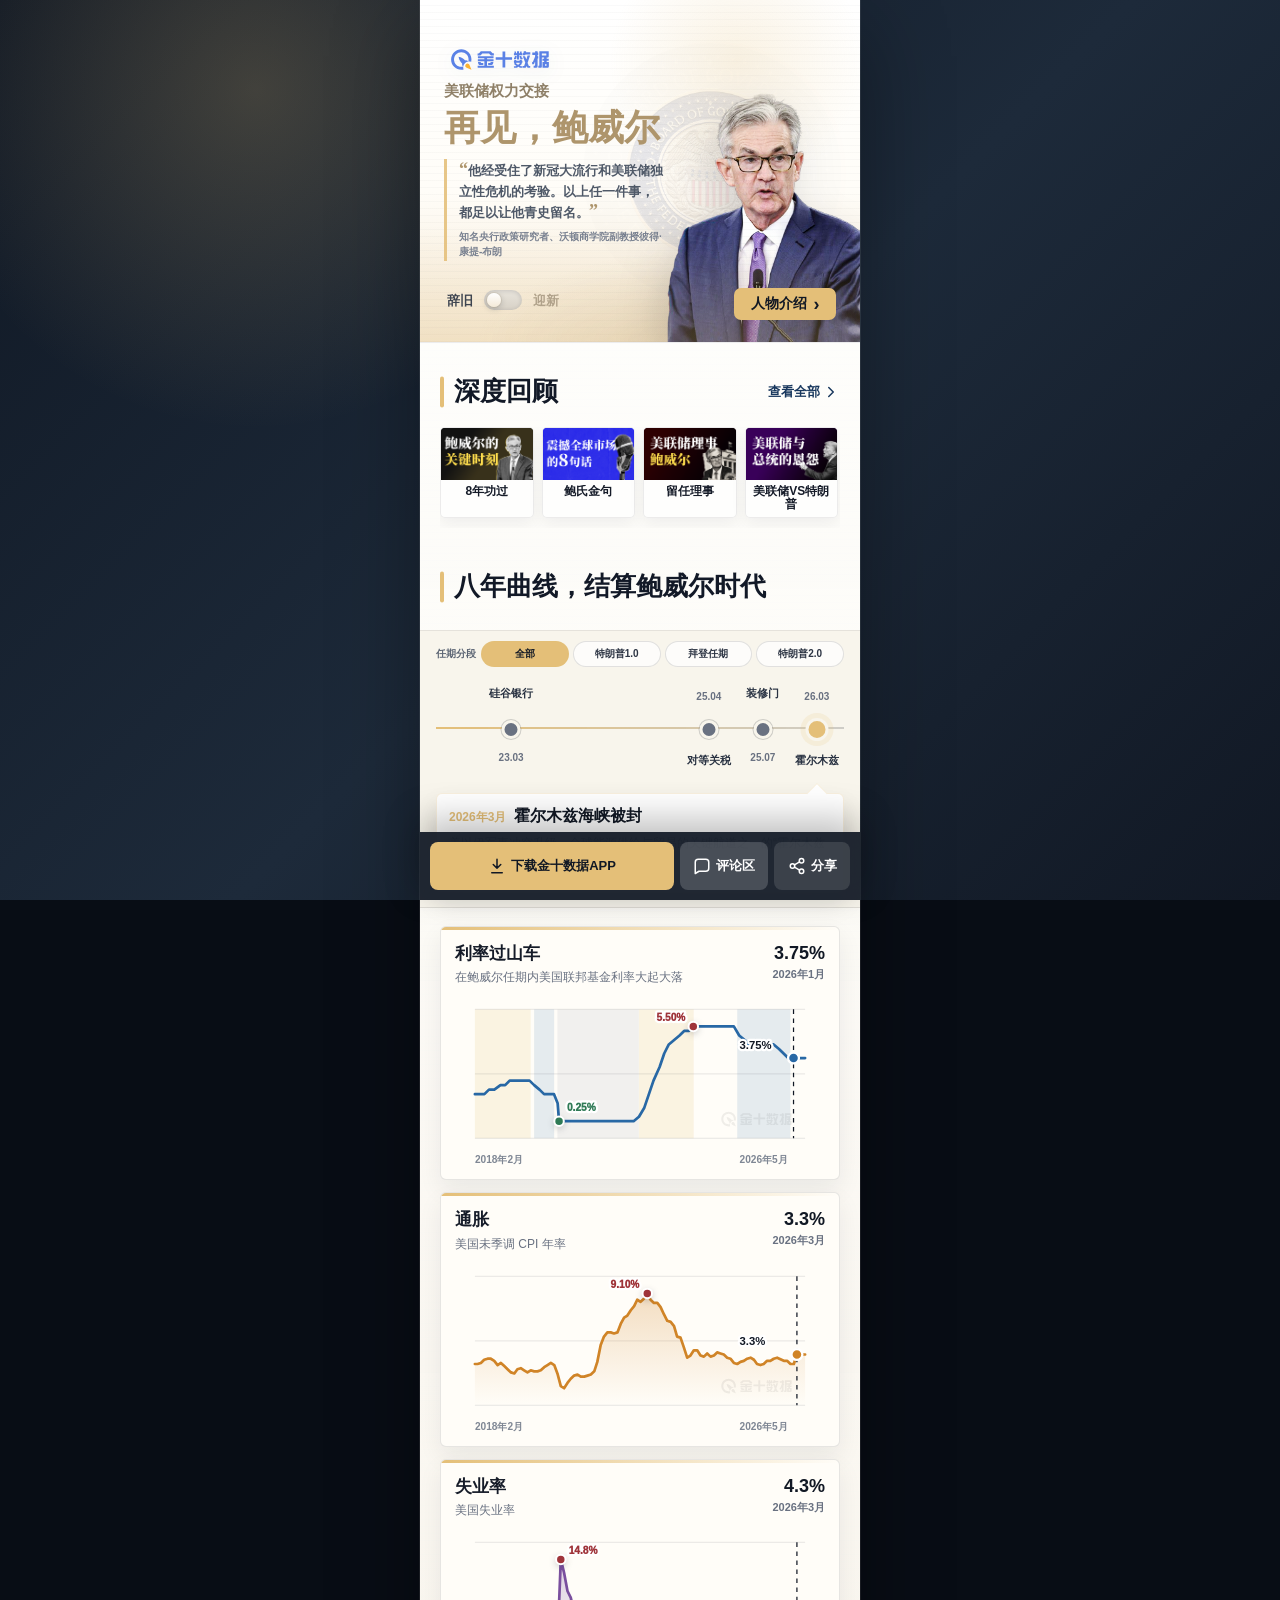
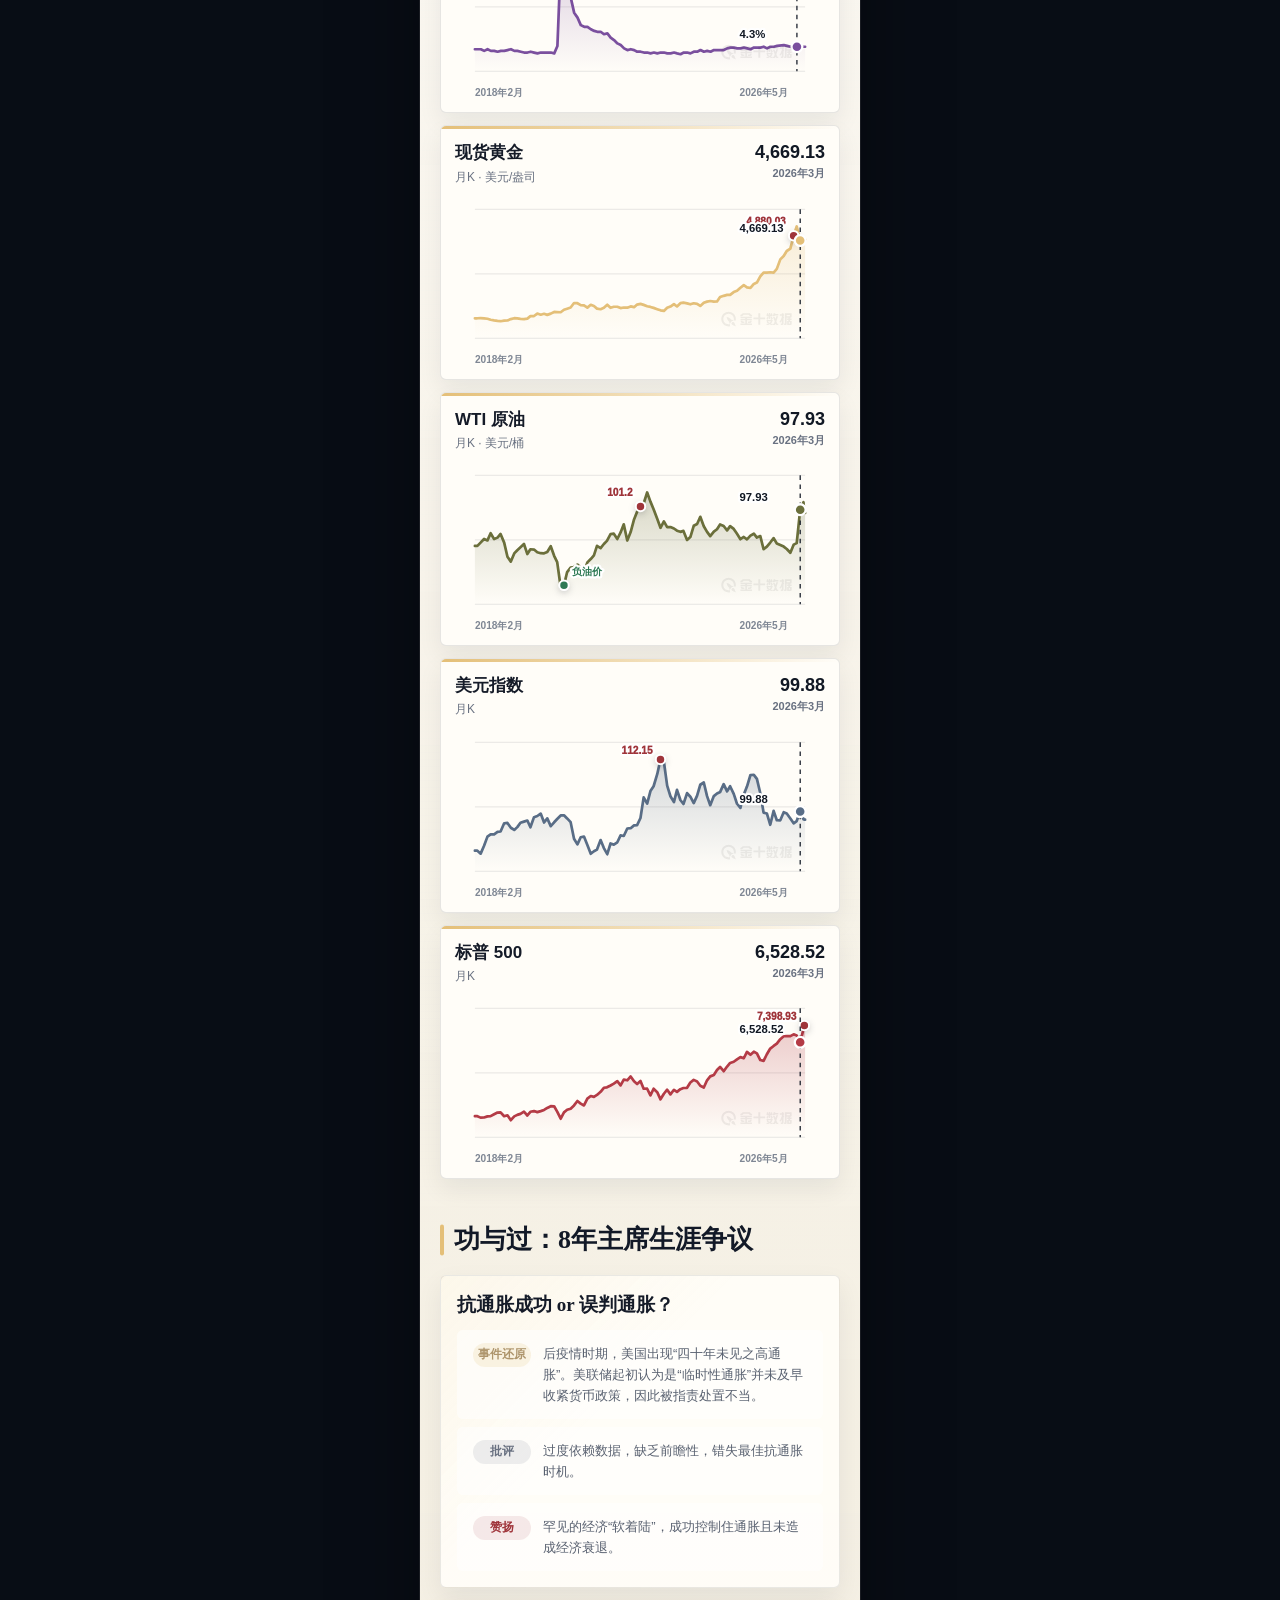
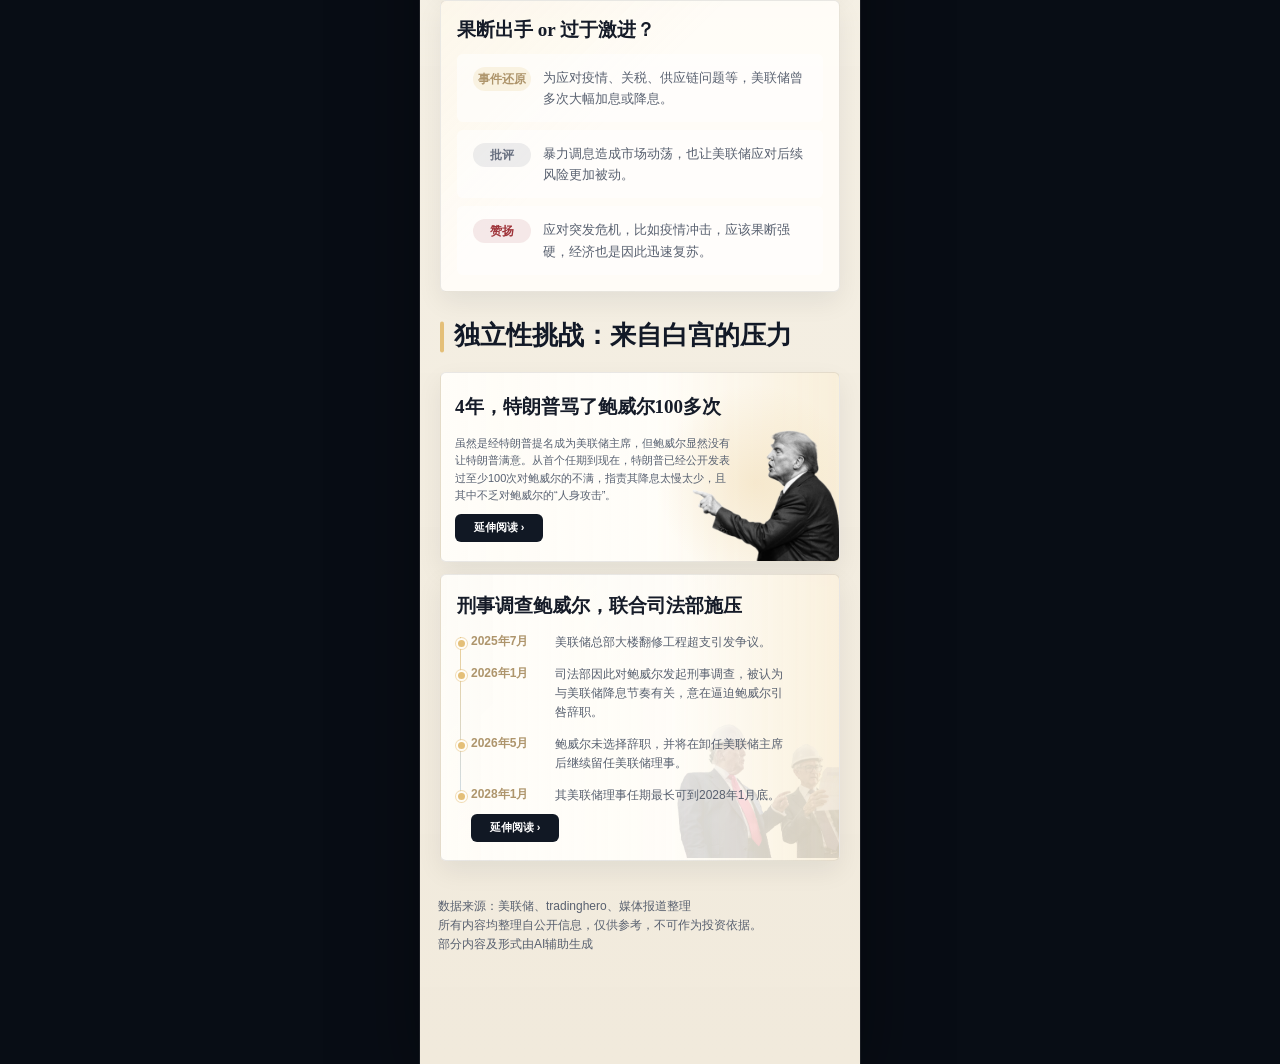
<file: index.html>
<!DOCTYPE html>
<html lang="zh-CN">
  <head>
    <meta charset="UTF-8" />
    <meta name="viewport" content="width=device-width, initial-scale=1, viewport-fit=cover" />
    <title>鲍威尔时代落幕 | 金十数据 H5</title>
    <link rel="stylesheet" href="./styles.css?v=20260513-19" />
  </head>
  <body>
    <main class="h5-page" id="top">
      <section class="hero" aria-labelledby="hero-title">
        <div class="hero-bg">
          <img src="./assets/powell.png" alt="鲍威尔" class="hero-person powell-person" />
          <img src="./assets/warsh.png" alt="沃什" class="hero-person warsh-person" />
        </div>

        <img src="./assets/jin10-logo.svg" alt="金十数据" class="hero-logo" />

        <div class="hero-copy">
          <p class="eyebrow">2018.02.05 - 2026.05.15</p>
          <p class="hero-mode" id="heroMode">美联储权力交接</p>
          <h1 id="hero-title">再见，鲍威尔</h1>
          <div class="lead is-quote" id="heroLead">
            <span class="quote-text">他经受住了新冠大流行和美联储独立性危机的考验。以上任一件事，都足以让他青史留名。</span>
            <span class="quote-source">知名央行政策研究者、沃顿商学院副教授彼得·康提-布朗</span>
          </div>
        </div>

        <button class="person-intro-btn" id="personIntroBtn" type="button">人物介绍</button>

        <button class="hero-swipe-hint" id="heroSwipeHint" type="button" aria-label="切换辞旧迎新">
          <span class="switch-label">辞旧</span>
          <span class="switch-track" aria-hidden="true">
            <span class="switch-thumb"></span>
          </span>
          <span class="switch-label">迎新</span>
        </button>
      </section>

      <section class="section picks" id="editor-picks" aria-labelledby="picks-title">
        <div class="section-head">
          <h2 id="picks-title">深度回顾</h2>
          <a class="link-button" href="./picks.html?scope=powell" id="viewAllPicks">
            查看全部
            <svg viewBox="0 0 24 24" aria-hidden="true">
              <path d="m9 18 6-6-6-6" />
            </svg>
          </a>
        </div>

        <div class="pick-rail" id="pickRail" aria-label="金十站内精选内容横滑栏">
          <a class="pick-card" href="https://xnews.jin10.com/details/218700?id=218700" target="_blank" rel="noreferrer">
            <span class="thumb thumb-powell-era"></span>
            <strong>8年功过</strong>
          </a>
          <a class="pick-card" href="https://xnews.jin10.com/details/217926?id=217926" target="_blank" rel="noreferrer">
            <span class="thumb thumb-powell-quotes"></span>
            <strong>鲍氏金句</strong>
          </a>
          <a class="pick-card" href="https://xnews.jin10.com/details/218204?id=218204" target="_blank" rel="noreferrer">
            <span class="thumb thumb-powell-board"></span>
            <strong>留任理事</strong>
          </a>
          <a class="pick-card" href="https://xnews.jin10.com/details/217920?id=217920" target="_blank" rel="noreferrer">
            <span class="thumb thumb-powell-fed"></span>
            <strong>美联储VS特朗普</strong>
          </a>
        </div>
      </section>

      <section class="section warsh-content warsh-profile" aria-labelledby="warsh-profile-title">
        <div class="section-head">
          <h2 id="warsh-profile-title">新主席侧写</h2>
        </div>

        <div class="warsh-square-grid">
          <a class="warsh-square-card" href="https://xnews.jin10.com/details/209027?id=209027" target="_blank" rel="noreferrer">
            <span class="warsh-square-thumb thumb-warsh-who" aria-hidden="true"></span>
            <strong>新主席沃什是谁</strong>
          </a>
          <a class="warsh-square-card" href="https://xnews.jin10.com/details/216749?id=216749" target="_blank" rel="noreferrer">
            <span class="warsh-square-thumb thumb-warsh-rich" aria-hidden="true"></span>
            <strong>最富美联储主席</strong>
          </a>
        </div>
      </section>

      <section class="section warsh-content warsh-forecast" aria-labelledby="warsh-forecast-title">
        <div class="section-head">
          <h2 id="warsh-forecast-title">沃什版美联储前瞻</h2>
        </div>

        <div class="warsh-full-list">
          <article class="warsh-full-card is-placeholder">
            <span class="warsh-full-copy">
              <span class="warsh-type">文章</span>
              <strong>新官上任三把火</strong>
              <small>沃什的“新官三把火”会烧向哪里</small>
            </span>
            <span class="warsh-full-thumb thumb-warsh-fire" aria-hidden="true"></span>
          </article>
          <a class="warsh-full-card" href="https://v.jin10.com/details.html?id=23521" target="_blank" rel="noreferrer">
            <span class="warsh-full-copy">
              <span class="warsh-type is-video">视频</span>
              <strong>沃什是鹰还是鸽</strong>
              <small>他的核心政策思路是什么</small>
            </span>
            <span class="warsh-full-thumb thumb-warsh-hawk" aria-hidden="true"></span>
          </a>
          <a class="warsh-full-card" href="https://xnews.jin10.com/details/217133?id=217133" target="_blank" rel="noreferrer">
            <span class="warsh-full-copy">
              <span class="warsh-type">文章</span>
              <strong>沃什“自白书”</strong>
              <small>他会把美联储带向何处</small>
            </span>
            <span class="warsh-full-thumb thumb-warsh-testimony" aria-hidden="true"></span>
          </a>
          <a class="warsh-full-card" href="https://xnews.jin10.com/details/218402?id=218402" target="_blank" rel="noreferrer">
            <span class="warsh-full-copy">
              <span class="warsh-type">文章</span>
              <strong>新主席面临新挑战</strong>
              <small>他会如何应对内部大分裂</small>
            </span>
            <span class="warsh-full-thumb thumb-warsh-challenge" aria-hidden="true"></span>
          </a>
        </div>
      </section>

      <section class="section warsh-content warsh-deep" aria-labelledby="warsh-deep-title">
        <div class="section-head">
          <h2 id="warsh-deep-title">深入解读：沃什会在哪些细节带来改变</h2>
        </div>

        <div class="warsh-full-list">
          <a class="warsh-full-card" href="https://xnews.jin10.com/details/218065?id=218065" target="_blank" rel="noreferrer">
            <span class="warsh-full-copy">
              <span class="warsh-topic">市场影响</span>
              <strong>美股估值逻辑面临重构</strong>
              <small>沃什给华尔街带来了“坏消息”，美股估值逻辑面临重构</small>
            </span>
            <span class="warsh-full-thumb thumb-warsh-market" aria-hidden="true"><span>估值重构</span></span>
          </a>
          <a class="warsh-full-card" href="https://xnews.jin10.com/details/218238?id=218238" target="_blank" rel="noreferrer">
            <span class="warsh-full-copy">
              <span class="warsh-topic">美联储独立性</span>
              <strong>利率独立性与资产负债表</strong>
              <small>沃什的平衡术：保住利率独立性，却要把资产负债表“拱手相让”？</small>
            </span>
            <span class="warsh-full-thumb thumb-warsh-independence" aria-hidden="true"><span>独立性</span></span>
          </a>
          <a class="warsh-full-card" href="https://xnews.jin10.com/details/217411?id=217411" target="_blank" rel="noreferrer">
            <span class="warsh-full-copy">
              <span class="warsh-topic">通胀目标</span>
              <strong>2% 通胀目标可能被重写</strong>
              <small>沃什领导下的美联储：2%的通胀目标可能被重新定义！</small>
            </span>
            <span class="warsh-full-thumb thumb-warsh-inflation-goal" aria-hidden="true"><span>通胀目标</span></span>
          </a>
          <a class="warsh-full-card" href="https://xnews.jin10.com/details/217394?id=217394" target="_blank" rel="noreferrer">
            <span class="warsh-full-copy">
              <span class="warsh-topic">沟通方式</span>
              <strong>“话痨”美联储时代终结？</strong>
              <small>“话痨”美联储时代终结？沃什或重塑央行沟通逻辑</small>
            </span>
            <span class="warsh-full-thumb thumb-warsh-communication" aria-hidden="true"><span>沟通重塑</span></span>
          </a>
          <a class="warsh-full-card" href="https://xnews.jin10.com/details/218402?id=218402" target="_blank" rel="noreferrer">
            <span class="warsh-full-copy">
              <span class="warsh-topic">沟通方式</span>
              <strong>美联储要搞“闭门会议”？</strong>
              <small>沃什新书爆料：公布会议记录反而有害！</small>
            </span>
            <span class="warsh-full-thumb thumb-warsh-closed-door" aria-hidden="true"><span>闭门会议</span></span>
          </a>
        </div>
      </section>

      <section class="section data-section" id="data-lab" aria-labelledby="data-title">
        <div class="section-head data-head">
          <h2 id="data-title">八年曲线，结算鲍威尔时代</h2>
        </div>

        <div class="timeline-sticky" aria-label="任期时间轴">
          <div class="timeline-toolbar">
            <span class="toolbar-label">任期分段</span>
            <div class="preset-row" id="presetRow" aria-label="快速区间"></div>
          </div>
          <div class="timeline-scroll" id="timelineScroll">
            <div class="timeline-track" id="timelineTrack"></div>
          </div>
          <div class="timeline-detail" id="timelineDetail"></div>
        </div>

        <div class="charts" id="charts" aria-live="polite"></div>
      </section>

      <section class="section quotes verdict" aria-labelledby="quotes-title">
        <div class="section-head">
          <h2 id="quotes-title">功与过：8年主席生涯争议</h2>
        </div>

        <div class="verdict-stage">
          <article class="verdict-card">
            <h3>抗通胀成功 or 误判通胀？</h3>
            <div class="verdict-row">
              <span>事件还原</span>
              <p>后疫情时期，美国出现“四十年未见之高通胀”。美联储起初认为是“临时性通胀”并未及早收紧货币政策，因此被指责处置不当。</p>
            </div>
            <div class="verdict-row">
              <span>批评</span>
              <p>过度依赖数据，缺乏前瞻性，错失最佳抗通胀时机。</p>
            </div>
            <div class="verdict-row praise">
              <span>赞扬</span>
              <p>罕见的经济“软着陆”，成功控制住通胀且未造成经济衰退。</p>
            </div>
          </article>

          <article class="verdict-card">
            <h3>果断出手 or 过于激进？</h3>
            <div class="verdict-row">
              <span>事件还原</span>
              <p>为应对疫情、关税、供应链问题等，美联储曾多次大幅加息或降息。</p>
            </div>
            <div class="verdict-row">
              <span>批评</span>
              <p>暴力调息造成市场动荡，也让美联储应对后续风险更加被动。</p>
            </div>
            <div class="verdict-row praise">
              <span>赞扬</span>
              <p>应对突发危机，比如疫情冲击，应该果断强硬，经济也是因此迅速复苏。</p>
            </div>
          </article>
        </div>

        <div class="section-head section-head--sub">
          <h2>独立性挑战：来自白宫的压力</h2>
        </div>

        <div class="pressure-stage">

          <article class="pressure-card trump-pressure">
            <h3 class="pressure-title">4年，特朗普骂了鲍威尔100多次</h3>
            <div class="pressure-copy">
              <p>虽然是经特朗普提名成为美联储主席，但鲍威尔显然没有让特朗普满意。从首个任期到现在，特朗普已经公开发表过至少100次对鲍威尔的不满，指责其降息太慢太少，且其中不乏对鲍威尔的“人身攻击”。</p>
              <button class="related-reading-btn" type="button" disabled>延伸阅读</button>
            </div>
            <div class="trump-scene">
              <div class="pressure-tags speech-tags" aria-label="特朗普对鲍威尔的攻击标签">
                <span>太迟先生</span>
                <span>解雇你</span>
                <span>蠢货</span>
                <span>笨蛋</span>
                <span>傻瓜</span>
              </div>
              <img src="./assets/trump.png" alt="特朗普" class="trump-figure" />
            </div>
          </article>

          <article class="pressure-card investigation">
            <h3>刑事调查鲍威尔，联合司法部施压</h3>
            <img src="./assets/powell-investigation.png" alt="" class="investigation-photo" aria-hidden="true" />
            <div class="investigation-timeline">
              <div class="investigation-step">
                <time>2025年7月</time>
                <p>美联储总部大楼翻修工程超支引发争议。</p>
              </div>
              <div class="investigation-step">
                <time>2026年1月</time>
                <p>司法部因此对鲍威尔发起刑事调查，被认为与美联储降息节奏有关，意在逼迫鲍威尔引咎辞职。</p>
              </div>
              <div class="investigation-step">
                <time>2026年5月</time>
                <p>鲍威尔未选择辞职，并将在卸任美联储主席后继续留任美联储理事。</p>
              </div>
              <div class="investigation-step">
                <time>2028年1月</time>
                <p>其美联储理事任期最长可到2028年1月底。</p>
              </div>
            </div>
            <button class="related-reading-btn investigation-reading-btn" type="button" disabled>延伸阅读</button>
          </article>
        </div>
      </section>

      <footer class="footer-note">
        <p>数据来源：美联储、tradinghero、媒体报道整理<br />所有内容均整理自公开信息，仅供参考，不可作为投资依据。<br />部分内容及形式由AI辅助生成</p>
      </footer>
    </main>

    <div class="bottom-cta" role="navigation" aria-label="页面操作">
      <button class="download-btn" type="button" id="downloadApp">
        <svg viewBox="0 0 24 24" aria-hidden="true">
          <path d="M12 3v12m0 0 5-5m-5 5-5-5M5 21h14" />
        </svg>
        下载金十数据APP
      </button>
      <button class="comment-btn" type="button" id="commentSection">
        <svg viewBox="0 0 24 24" aria-hidden="true">
          <path d="M21 15a4 4 0 0 1-4 4H8l-5 3V7a4 4 0 0 1 4-4h10a4 4 0 0 1 4 4z" />
        </svg>
        评论区
      </button>
      <button class="share-btn" type="button" id="sharePage">
        <svg viewBox="0 0 24 24" aria-hidden="true">
          <circle cx="18" cy="5" r="3" />
          <circle cx="6" cy="12" r="3" />
          <circle cx="18" cy="19" r="3" />
          <path d="M8.59 10.49 15.42 6.51" />
          <path d="M8.59 13.51 15.42 17.49" />
        </svg>
        分享
      </button>
    </div>

    <div class="toast" id="toast" role="status" aria-live="polite"></div>

    <div class="profile-page" id="profilePage" aria-hidden="true">
      <article class="profile-panel" role="dialog" aria-modal="true" aria-labelledby="profileTitle">
        <button class="profile-back" id="profileClose" type="button" aria-label="关闭人物介绍">
          <svg viewBox="0 0 24 24" aria-hidden="true"><path d="m15 18-6-6 6-6" /></svg>
          返回
        </button>
        <p class="profile-kicker">人物介绍</p>
        <h2 id="profileTitle">杰罗姆·鲍威尔</h2>
        <dl class="profile-list">
          <div>
            <dt>出生信息</dt>
            <dd>1953年生于华盛顿特区，现年73岁</dd>
          </div>
          <div>
            <dt>教育背景</dt>
            <dd>乔治城大学法律中心法学博士</dd>
            <dd>普林斯顿大学政治学学士</dd>
          </div>
          <div>
            <dt>职业履历</dt>
            <dd>2018年2月5日-2026年5月15日：美联储主席</dd>
            <dd>2012年5月-2028年1月：美联储理事</dd>
            <dd>20世纪90年代初：担任美国财政部金融副部长</dd>
            <dd>职业早期：从事律师工作，后在华尔街担任投资银行家</dd>
          </div>
        </dl>
      </article>
    </div>

    <script src="./data.js?v=20260513-19"></script>
    <script src="./app.js?v=20260513-19"></script>
  </body>
</html>
</file>
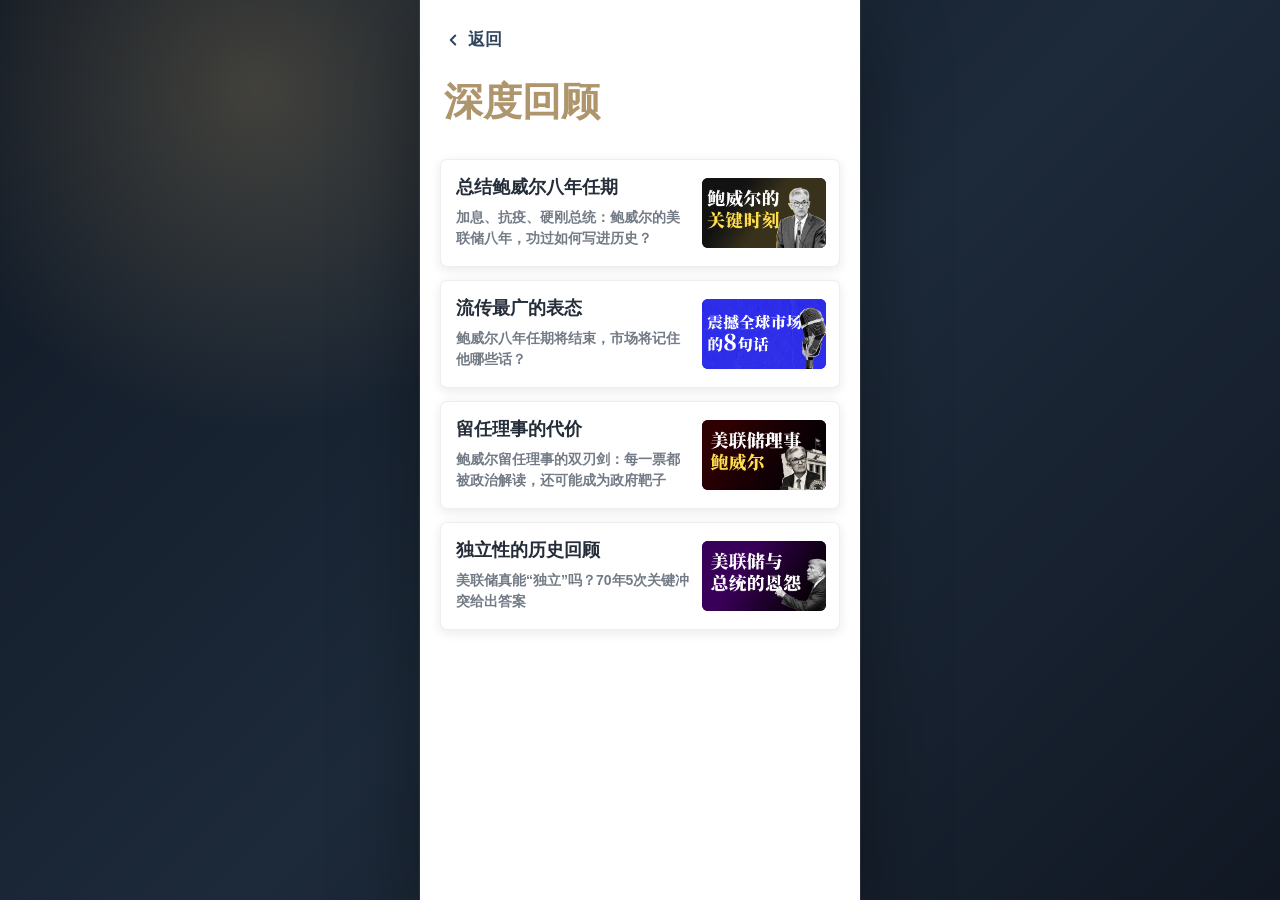
<file: picks.html>
<!DOCTYPE html>
<html lang="zh-CN">
  <head>
    <meta charset="UTF-8" />
    <meta name="viewport" content="width=device-width, initial-scale=1, viewport-fit=cover" />
    <title>深度回顾 | 鲍威尔时代落幕</title>
    <link rel="stylesheet" href="./styles.css?v=20260513-19" />
  </head>
  <body data-pick-scope="powell">
    <main class="h5-page picks-page">
      <header class="picks-page-head">
        <a class="back-link" href="./index.html#editor-picks" aria-label="返回专题页">
          <svg viewBox="0 0 24 24" aria-hidden="true"><path d="m15 18-6-6 6-6" /></svg>
          返回
        </a>
        <h1 id="picksPageTitle">深度回顾</h1>
        <p id="picksPageDesc" hidden></p>
      </header>

      <section class="full-pick-list" id="powell-picks" aria-label="鲍威尔热门精选内容">
        <a href="https://xnews.jin10.com/details/218700?id=218700" target="_blank" rel="noreferrer">
          <span class="full-pick-copy">
            <strong>总结鲍威尔八年任期</strong>
            <small>加息、抗疫、硬刚总统：鲍威尔的美联储八年，功过如何写进历史？</small>
          </span>
          <span class="full-pick-thumb thumb-powell-era" aria-hidden="true"></span>
        </a>
        <a href="https://xnews.jin10.com/details/217926?id=217926" target="_blank" rel="noreferrer">
          <span class="full-pick-copy">
            <strong>流传最广的表态</strong>
            <small>鲍威尔八年任期将结束，市场将记住他哪些话？</small>
          </span>
          <span class="full-pick-thumb thumb-powell-quotes" aria-hidden="true"></span>
        </a>
        <a href="https://xnews.jin10.com/details/218204?id=218204" target="_blank" rel="noreferrer">
          <span class="full-pick-copy">
            <strong>留任理事的代价</strong>
            <small>鲍威尔留任理事的双刃剑：每一票都被政治解读，还可能成为政府靶子</small>
          </span>
          <span class="full-pick-thumb thumb-powell-board" aria-hidden="true"></span>
        </a>
        <a href="https://xnews.jin10.com/details/217920?id=217920" target="_blank" rel="noreferrer">
          <span class="full-pick-copy">
            <strong>独立性的历史回顾</strong>
            <small>美联储真能“独立”吗？70年5次关键冲突给出答案</small>
          </span>
          <span class="full-pick-thumb thumb-powell-fed" aria-hidden="true"></span>
        </a>
      </section>

      <section class="full-pick-list" id="warsh-picks" aria-label="沃什相关内容">
        <h2>沃什相关</h2>
        <a href="https://xnews.jin10.com/details/217133?id=217133" target="_blank" rel="noreferrer">
          <span class="full-pick-copy">
            <strong>沃什证词全文</strong>
            <small>沃什证词全文：直言通胀之责、强调独立决策、警惕权力越界</small>
          </span>
          <span class="full-pick-thumb thumb-warsh-testimony" aria-hidden="true"></span>
        </a>
        <a href="https://xnews.jin10.com/details/218402?id=218402" target="_blank" rel="noreferrer">
          <span class="full-pick-copy">
            <strong>美联储沟通机制</strong>
            <small>美联储要搞“闭门会议”？沃什新书爆料：公布会议记录反而有害！</small>
          </span>
          <span class="full-pick-thumb thumb-warsh-closed" aria-hidden="true"></span>
        </a>
        <a href="https://xnews.jin10.com/details/217394?id=217394" target="_blank" rel="noreferrer">
          <span class="full-pick-copy">
            <strong>重塑央行沟通</strong>
            <small>“话痨”美联储时代终结？沃什或重塑央行沟通逻辑</small>
          </span>
          <span class="full-pick-thumb thumb-warsh-voice" aria-hidden="true"></span>
        </a>
        <a href="https://xnews.jin10.com/details/217411?id=217411" target="_blank" rel="noreferrer">
          <span class="full-pick-copy">
            <strong>通胀目标再定义</strong>
            <small>沃什领导下的美联储：2%的通胀目标可能被重新定义！</small>
          </span>
          <span class="full-pick-thumb thumb-warsh-inflation" aria-hidden="true"></span>
        </a>
        <a href="https://xnews.jin10.com/details/218238?id=218238" target="_blank" rel="noreferrer">
          <span class="full-pick-copy">
            <strong>沃什的平衡术</strong>
            <small>沃什的平衡术：保住利率独立性，却要把资产负债表“拱手相让”？</small>
          </span>
          <span class="full-pick-thumb thumb-warsh-balance" aria-hidden="true"></span>
        </a>
        <a href="https://xnews.jin10.com/details/218007?id=218007" target="_blank" rel="noreferrer">
          <span class="full-pick-copy">
            <strong>新主席的下马威</strong>
            <small>美联储罕见爆发“四人分歧”！摩根大通：这或是给新主席的“下马威”</small>
          </span>
          <span class="full-pick-thumb thumb-warsh-challenge" aria-hidden="true"></span>
        </a>
        <a href="https://xnews.jin10.com/details/218065?id=218065" target="_blank" rel="noreferrer">
          <span class="full-pick-copy">
            <strong>美股估值重构</strong>
            <small>沃什给华尔街带来了“坏消息”，美股估值逻辑面临重构</small>
          </span>
          <span class="full-pick-thumb thumb-warsh-stocks" aria-hidden="true"></span>
        </a>
      </section>
    </main>
    <script>
      const pageTitle = document.querySelector("#picksPageTitle");
      const pageDesc = document.querySelector("#picksPageDesc");

      function syncPickScope() {
        const scope = new URLSearchParams(window.location.search).get("scope");
        const isWarsh = scope === "warsh" || window.location.hash === "#warsh-picks";
        document.body.dataset.pickScope = isWarsh ? "warsh" : "powell";
        pageTitle.textContent = isWarsh ? "沃什相关" : "深度回顾";
        pageDesc.textContent = "";
        pageDesc.hidden = true;
      }

      syncPickScope();
      if (window.location.hash) {
        window.history.replaceState(null, "", `./picks.html?scope=${document.body.dataset.pickScope}`);
      }
      window.addEventListener("hashchange", syncPickScope);
    </script>
  </body>
</html>
</file>
<file: styles.css>
:root {
  --ink: #10151f;
  --muted: #697181;
  --line: rgba(16, 21, 31, 0.12);
  --paper: #f7f5ee;
  --paper-strong: #ffffff;
  --navy: #18375d;
  --blue: #2868a5;
  --gold: #e4bf78;
  --red: #9f343a;
  --green: #2f7a55;
  --shadow: 0 18px 50px rgba(13, 22, 36, 0.16);
  --bottom-safe: calc(84px + env(safe-area-inset-bottom));
}

* {
  box-sizing: border-box;
}

html {
  scroll-behavior: smooth;
}

body {
  margin: 0;
  background: #080d15;
  color: var(--ink);
  font-family: -apple-system, BlinkMacSystemFont, "Segoe UI", "PingFang SC", sans-serif;
}

button,
a {
  -webkit-tap-highlight-color: transparent;
}

button {
  font: inherit;
}

a {
  color: inherit;
  text-decoration: none;
}

.h5-page {
  container-type: inline-size;
  width: min(100%, 440px);
  min-height: 100vh;
  margin: 0 auto;
  overflow-x: hidden;
  background:
    linear-gradient(180deg, rgba(255, 255, 255, 0.96), rgba(248, 245, 236, 0.94) 46%, #f1eadc 100%),
    repeating-linear-gradient(0deg, rgba(16, 21, 31, 0.018) 0 1px, transparent 1px 7px),
    var(--paper);
  padding-bottom: var(--bottom-safe);
}

.hero {
  position: relative;
  min-height: 348px;
  min-height: clamp(322px, 78cqw, 372px);
  display: flex;
  flex-direction: column;
  justify-content: flex-start;
  overflow: hidden;
  isolation: isolate;
  padding: calc(82px + env(safe-area-inset-top)) 24px 48px;
  border-bottom: 1px solid rgba(16, 21, 31, 0.08);
  background:
    linear-gradient(180deg, #ffffff 0%, #fffdf8 56%, #f4e8d4 100%),
    linear-gradient(115deg, rgba(228, 191, 120, 0.18), rgba(255, 255, 255, 0) 58%);
  touch-action: pan-y;
  user-select: none;
}

.hero::before {
  content: "";
  position: absolute;
  inset: 0;
  z-index: -1;
  background:
    radial-gradient(circle at 72% 18%, rgba(228, 191, 120, 0.2), transparent 30%),
    repeating-linear-gradient(0deg, rgba(16, 21, 31, 0.025) 0 1px, transparent 1px 7px);
  pointer-events: none;
}

.hero::after {
  content: "";
  position: absolute;
  inset: auto 0 0 0;
  height: 34%;
  background:
    radial-gradient(ellipse at 72% 100%, rgba(174, 149, 108, 0.24), rgba(174, 149, 108, 0) 58%),
    linear-gradient(180deg, rgba(255, 255, 255, 0), rgba(228, 191, 120, 0.18));
  z-index: -1;
}

.hero-bg {
  position: absolute;
  inset: 0;
  z-index: -2;
  overflow: hidden;
}

.hero-bg::before {
  content: "";
  position: absolute;
  left: 37%;
  top: 12%;
  width: 60%;
  aspect-ratio: 1;
  border-radius: 50%;
  background: url("./assets/fed-seal.png") center / cover no-repeat;
  opacity: 0.105;
  filter: saturate(0.86) contrast(1.04);
}

.hero-bg::after {
  content: "";
  position: absolute;
  right: -12%;
  bottom: -10%;
  width: 64%;
  height: 42%;
  border-radius: 50%;
  background: radial-gradient(ellipse, rgba(16, 21, 31, 0.11), rgba(16, 21, 31, 0) 68%);
  transform: rotate(-6deg);
}

.hero-logo {
  position: absolute;
  z-index: 4;
  left: 24px;
  top: calc(42px + env(safe-area-inset-top));
  width: 112px;
  height: auto;
  filter: drop-shadow(0 4px 10px rgba(20, 59, 106, 0.08));
}

.hero-person {
  position: absolute;
  z-index: 2;
  bottom: 0;
  max-width: none;
  object-fit: contain;
  filter: drop-shadow(-10px 18px 22px rgba(16, 21, 31, 0.16));
  pointer-events: none;
  transition: transform 560ms cubic-bezier(0.2, 0.78, 0.22, 1), opacity 560ms ease;
}

.powell-person {
  width: 47%;
  right: -2%;
  animation: powellEnter 1.35s cubic-bezier(0.2, 0.78, 0.22, 1) 0.2s both;
}

.warsh-person {
  width: 47%;
  right: -2%;
  opacity: 0;
  transform: translateX(74%);
}

.hero.is-warsh .powell-person {
  animation: none;
  opacity: 0;
  transform: translateX(-22%);
}

.hero.is-warsh .warsh-person {
  opacity: 1;
  right: -8%;
  width: 48%;
  transform: translateX(0);
}

.hero-copy {
  position: relative;
  z-index: 3;
  max-width: 60%;
  color: var(--ink);
}

.hero-copy::before {
  display: none;
}

.brand-row {
  display: flex;
  align-items: center;
  gap: 8px;
  margin-bottom: 18px;
}

.brand-mark {
  display: inline-flex;
  align-items: center;
  height: 26px;
  padding: 0 9px;
  border-radius: 4px;
  background: var(--red);
  color: #fff;
  font-size: 13px;
  font-weight: 800;
}

.status-pill {
  display: inline-flex;
  align-items: center;
  height: 26px;
  padding: 0 9px;
  border: 1px solid rgba(16, 21, 31, 0.18);
  border-radius: 4px;
  color: #2d3544;
  font-size: 12px;
  font-weight: 700;
  background: rgba(255, 255, 255, 0.74);
}

.eyebrow {
  display: none;
}

.hero-mode {
  display: block;
  margin: 0 0 8px;
  color: #8f8068;
  font-size: 15px;
  font-weight: 900;
  letter-spacing: 0;
}

h1,
h2,
h3,
p {
  margin-top: 0;
}

h1 {
  max-width: none;
  margin-bottom: 12px;
  color: #ae956c;
  font-family: "Source Han Serif SC", "思源宋体", "Noto Serif CJK SC", "Songti SC", serif;
  font-size: 34px;
  font-size: clamp(30px, 8.3cqw, 36px);
  font-weight: 900;
  line-height: 1.06;
  letter-spacing: 0;
  text-shadow: none;
  white-space: nowrap;
}

.lead {
  max-width: 100%;
  margin-bottom: 0;
  color: #636b78;
  font-size: 12px;
  line-height: 1.72;
  font-weight: 480;
}

.lead.is-quote {
  position: relative;
  display: grid;
  gap: 7px;
  max-width: 94%;
  padding: 1px 0 2px 12px;
  border-left: 3px solid rgba(228, 191, 120, 0.88);
  color: #596170;
}

.lead.is-warsh-bubbles {
  position: relative;
  min-height: 118px;
  max-width: 242px;
  padding-left: 0;
}

.warsh-bubble-stage {
  position: relative;
  display: block;
  width: min(242px, 118%);
  min-height: 104px;
}

.warsh-word-bubble {
  position: absolute;
  display: inline-flex;
  align-items: center;
  min-height: 24px;
  padding: 0 11px;
  border: 1px solid rgba(228, 191, 120, 0.42);
  border-radius: 999px;
  background: rgba(255, 255, 255, 0.88);
  color: #3f4652;
  box-shadow: 0 8px 18px rgba(15, 24, 38, 0.07);
  font-size: 11px;
  font-weight: 850;
  white-space: nowrap;
  opacity: 0;
  transform: translateY(9px) scale(0.92);
  animation: warshBubbleGather 3.85s ease forwards;
}

.warsh-word-bubble:nth-child(1) {
  left: 0;
  top: 0;
  animation-delay: 0.08s;
}

.warsh-word-bubble:nth-child(2) {
  left: 74px;
  top: 0;
  animation-delay: 0.2s;
}

.warsh-word-bubble:nth-child(3) {
  left: 150px;
  top: 0;
  animation-delay: 0.32s;
}

.warsh-word-bubble:nth-child(4) {
  left: 0;
  top: 31px;
  animation-delay: 0.44s;
}

.warsh-word-bubble:nth-child(5) {
  left: 92px;
  top: 31px;
  animation-delay: 0.56s;
}

.warsh-word-bubble:nth-child(6) {
  left: 172px;
  top: 31px;
  animation-delay: 0.68s;
}

.warsh-word-bubble:nth-child(7) {
  left: 20px;
  top: 62px;
  animation-delay: 0.8s;
}

.warsh-word-bubble:nth-child(8) {
  left: 82px;
  top: 62px;
  animation-delay: 0.92s;
}

.warsh-final-quote {
  position: absolute;
  left: 0;
  top: 2px;
  display: grid;
  gap: 7px;
  max-width: 224px;
  padding-left: 12px;
  border-left: 3px solid rgba(228, 191, 120, 0.88);
  opacity: 0;
  transform: translateY(8px);
  animation: warshFinalQuoteIn 520ms ease 4s forwards;
}

.quote-text {
  display: block;
  color: #4f5968;
  font-size: 13px;
  font-weight: 780;
  line-height: 1.62;
}

.quote-text::before {
  content: "“";
  color: #ae956c;
  font-family: Georgia, serif;
  font-size: 18px;
  line-height: 0;
}

.quote-text::after {
  content: "”";
  color: #ae956c;
  font-family: Georgia, serif;
  font-size: 18px;
  line-height: 0;
}

.quote-source {
  display: block;
  color: #798190;
  font-size: 10px;
  font-weight: 760;
  line-height: 1.45;
}

.hero-title-line {
  display: block;
}

.person-intro-btn {
  position: absolute;
  right: 24px;
  bottom: 22px;
  z-index: 5;
  display: inline-flex;
  align-items: center;
  justify-content: center;
  gap: 7px;
  width: 102px;
  height: 32px;
  min-height: 32px;
  padding: 0 12px;
  border: 0;
  border-radius: 7px;
  background: #e4bf78;
  color: #111824;
  box-shadow: none;
  font-size: 14px;
  font-weight: 850;
  cursor: pointer;
  backdrop-filter: none;
}

.person-intro-btn::after {
  content: "›";
  margin-top: -1px;
  font-size: 18px;
  font-weight: 900;
  line-height: 1;
}

.is-warsh-view .person-intro-btn {
  display: none;
}

.hero-swipe-hint {
  position: absolute;
  left: 24px;
  bottom: 28px;
  z-index: 4;
  display: inline-flex;
  align-items: center;
  gap: 8px;
  min-height: 28px;
  padding: 0;
  border: 0;
  border-radius: 0;
  background: transparent;
  box-shadow: none;
  color: #8f8068;
  font-size: 13px;
  font-weight: 850;
  cursor: ew-resize;
  appearance: none;
  backdrop-filter: none;
}

.hero.is-warsh .hero-copy {
  max-width: 61%;
}

.hero.is-warsh h1 {
  max-width: 100%;
  margin-bottom: 12px;
  font-size: clamp(30px, 8.3cqw, 36px);
  line-height: 1.06;
  white-space: normal;
}

.hero.is-warsh .lead {
  max-width: 100%;
  font-size: 12px;
  line-height: 1.68;
}

.switch-label {
  display: inline-grid;
  place-items: center;
  min-width: 32px;
  height: 24px;
  line-height: 1;
  transition: color 200ms ease, opacity 200ms ease;
}

.switch-label:first-child {
  color: #3e4550;
}

.switch-label:last-child {
  color: #9a8b73;
  opacity: 0.74;
}

.hero.is-warsh .switch-label:first-child {
  color: #9a8b73;
  opacity: 0.74;
}

.hero.is-warsh .switch-label:last-child {
  color: #3e4550;
  opacity: 1;
}

.switch-track {
  position: relative;
  display: inline-flex;
  align-items: center;
  width: 38px;
  height: 20px;
  padding: 3px;
  border-radius: 999px;
  background: linear-gradient(180deg, #e9e5dd, #d7d1c6);
  box-shadow: inset 0 1px 4px rgba(16, 21, 31, 0.16);
  transition: background 220ms ease, box-shadow 220ms ease;
}

.switch-thumb {
  display: grid;
  place-items: center;
  width: 14px;
  height: 14px;
  border-radius: 50%;
  background: linear-gradient(180deg, #ffffff, #f4ead8);
  box-shadow: 0 2px 6px rgba(16, 21, 31, 0.22), 0 0 0 1px rgba(174, 149, 108, 0.16);
  transition: transform 220ms ease;
}

.hero.is-warsh .switch-track {
  background: linear-gradient(180deg, #d9bf8c, #ae956c);
  box-shadow: inset 0 1px 4px rgba(81, 62, 31, 0.2);
}

.hero.is-warsh .switch-thumb {
  transform: translateX(18px);
}

.handoff {
  display: inline-flex;
  align-items: center;
  gap: 10px;
  height: 34px;
  padding: 0 12px;
  border: 1px solid rgba(24, 55, 93, 0.2);
  border-radius: 5px;
  background: rgba(255, 255, 255, 0.75);
  color: var(--navy);
  font-size: 12px;
  font-weight: 800;
}

.handoff i {
  width: 42px;
  height: 1px;
  background: linear-gradient(90deg, var(--red), var(--gold), var(--blue));
}

.scroll-cue {
  position: absolute;
  left: auto;
  right: 26px;
  bottom: 28px;
  z-index: 2;
  display: flex;
  align-items: center;
  justify-content: center;
  gap: 12px;
  min-height: 52px;
  padding: 0 22px;
  border-radius: 999px;
  color: #111824;
  background: #e4bf78;
  box-shadow: 0 14px 30px rgba(154, 104, 22, 0.2);
  font-size: 18px;
  font-weight: 800;
}

.scroll-cue svg,
.link-button svg,
.bottom-cta svg,
.icon-button svg {
  display: block;
  flex: 0 0 18px;
  width: 18px;
  height: 18px;
  fill: none;
  stroke: currentColor;
  stroke-width: 2;
  stroke-linecap: round;
  stroke-linejoin: round;
}

.section {
  padding: 32px 20px 8px;
}

.section-head {
  position: relative;
  display: flex;
  align-items: center;
  min-height: 34px;
  margin-bottom: 18px;
  padding-left: 14px;
}

.section-head::before {
  content: "";
  position: absolute;
  left: 0;
  top: 50%;
  width: 4px;
  height: 31px;
  border-radius: 4px;
  background: var(--gold);
  transform: translateY(-50%);
}

.section-kicker {
  margin: 0;
  color: var(--gold);
  font-size: 11px;
  font-weight: 900;
  letter-spacing: 0;
}

.section h2 {
  margin: 0;
  color: #121927;
  font-family: "Source Han Serif SC", "思源宋体", "Noto Serif CJK SC", "Songti SC", serif;
  font-size: 26px;
  font-weight: 900;
  line-height: 1.1;
  letter-spacing: 0;
}

.section-head p:not(.section-kicker) {
  margin: 4px 0 0;
  color: var(--muted);
  font-size: 13px;
  line-height: 1.5;
}

.link-button {
  position: absolute;
  right: 0;
  top: 50%;
  display: inline-flex;
  align-items: center;
  gap: 2px;
  border: 0;
  background: transparent;
  color: #18375d;
  font-size: 13px;
  font-weight: 800;
  cursor: pointer;
  transform: translateY(-50%);
}

.pick-rail {
  display: grid;
  grid-auto-flow: column;
  grid-auto-columns: calc((100% - 24px) / 4);
  gap: 8px;
  overflow-x: auto;
  overflow-y: visible;
  padding: 0 2px 10px 0;
  scroll-snap-type: x mandatory;
  scrollbar-width: none;
}

.pick-rail::-webkit-scrollbar,
.timeline-scroll::-webkit-scrollbar,
.preset-row::-webkit-scrollbar {
  display: none;
}

.pick-card {
  min-width: 0;
  min-height: 82px;
  border-radius: 5px;
  overflow: hidden;
  background: rgba(255, 255, 255, 0.66);
  box-shadow: 0 6px 16px rgba(15, 24, 38, 0.06);
  border: 1px solid rgba(16, 21, 31, 0.08);
  scroll-snap-align: start;
}

.pick-card strong {
  display: -webkit-box;
  min-height: 24px;
  margin: 5px 4px 5px;
  overflow: hidden;
  color: #151b28;
  font-size: 12px;
  line-height: 1.14;
  text-align: center;
  -webkit-line-clamp: 2;
  -webkit-box-orient: vertical;
}

.pick-card small {
  display: block;
  margin: 0 12px 14px;
  color: var(--muted);
  font-size: 12px;
  font-weight: 700;
}

.pick-card:active {
  transform: translateY(1px);
}

.pick-placeholder {
  display: block;
  opacity: 0.78;
}

.pick-placeholder .thumb::after {
  content: "";
}

.thumb {
  position: relative;
  display: block;
  aspect-ratio: 16 / 9;
  height: auto;
  overflow: hidden;
  background: linear-gradient(135deg, #f4ead7, #aab7c8);
}

.thumb::before,
.thumb::after {
  content: "";
  position: absolute;
  inset: 0;
}

.thumb::before {
  background:
    url("./assets/fed-seal.png") left -18px center / 82px auto no-repeat,
    url("./assets/powell.png") right -8px bottom -9px / 42px auto no-repeat;
  opacity: 0.88;
}

.thumb::after {
  border-radius: inherit;
  background: linear-gradient(180deg, rgba(255, 255, 255, 0.05), rgba(16, 21, 31, 0.12));
  pointer-events: none;
}

.thumb-powell::before {
  background:
    linear-gradient(120deg, rgba(16, 21, 31, 0.1), rgba(228, 191, 120, 0.24)),
    url("./assets/powell.png") 72% 18% / auto 142% no-repeat;
}

.thumb-warsh::before {
  background:
    linear-gradient(120deg, rgba(24, 55, 93, 0.5), rgba(228, 191, 120, 0.22)),
    url("./assets/warsh.png") 58% 18% / auto 142% no-repeat;
}

.thumb-chart::before {
  background:
    linear-gradient(150deg, rgba(16, 21, 31, 0.9), rgba(40, 104, 165, 0.72)),
    repeating-linear-gradient(90deg, transparent 0 28px, rgba(255, 255, 255, 0.12) 28px 29px);
}

.thumb-chart::after {
  inset: 30px 18px 24px;
  border-left: 2px solid rgba(255, 255, 255, 0.3);
  border-bottom: 2px solid rgba(255, 255, 255, 0.3);
  background: linear-gradient(135deg, transparent 44%, #e4bf78 45% 47%, transparent 48%);
}

.thumb-video::before {
  background:
    linear-gradient(135deg, rgba(16, 21, 31, 0.94), rgba(159, 52, 58, 0.72)),
    url("./assets/powell.png") 72% 18% / auto 142% no-repeat;
}

.thumb-market::before {
  background:
    linear-gradient(135deg, rgba(15, 24, 38, 0.9), rgba(47, 122, 85, 0.68)),
    repeating-linear-gradient(120deg, rgba(255, 255, 255, 0.12) 0 2px, transparent 2px 18px);
}

.thumb-powell-pressure::before {
  background:
    linear-gradient(135deg, rgba(159, 52, 58, 0.14), rgba(228, 191, 120, 0.26)),
    url("./assets/trump.png") right -14px bottom -7px / 58px auto no-repeat;
}

.content-type {
  display: none;
  background: rgba(255, 255, 255, 0.9);
  color: #10151f;
  font-size: 12px;
  font-weight: 900;
}

.play-icon {
  position: absolute;
  z-index: 3;
  left: 50%;
  top: 50%;
  width: 48px;
  height: 48px;
  border-radius: 50%;
  transform: translate(-50%, -50%);
  background: rgba(255, 255, 255, 0.88);
  box-shadow: 0 12px 28px rgba(0, 0, 0, 0.22);
}

.play-icon::after {
  content: "";
  position: absolute;
  left: 19px;
  top: 15px;
  border-left: 15px solid var(--red);
  border-top: 9px solid transparent;
  border-bottom: 9px solid transparent;
}

.data-section {
  padding-top: 34px;
  overflow: visible;
}

.is-warsh-view .data-section,
.is-warsh-view .quotes {
  display: none;
}

.is-warsh-view .picks {
  display: none;
}

.warsh-content {
  display: none;
}

.is-warsh-view .warsh-content {
  display: block;
}

.warsh-content + .warsh-content {
  padding-top: 20px;
}

.warsh-square-grid {
  display: grid;
  grid-template-columns: repeat(2, minmax(0, 1fr));
  gap: 12px;
}

.warsh-square-card {
  display: grid;
  gap: 9px;
  min-width: 0;
  padding: 8px 8px 12px;
  border: 1px solid rgba(16, 21, 31, 0.08);
  border-radius: 7px;
  background: rgba(255, 255, 255, 0.78);
  box-shadow: 0 8px 20px rgba(15, 24, 38, 0.07);
}

.warsh-square-thumb {
  position: relative;
  display: block;
  aspect-ratio: 1;
  overflow: hidden;
  border-radius: 5px;
  background: #ebe3d4;
}

.warsh-square-thumb::before,
.warsh-square-thumb::after,
.warsh-full-thumb::before,
.warsh-full-thumb::after {
  content: "";
  position: absolute;
  inset: 0;
}

.warsh-square-card strong {
  color: #151b28;
  font-size: 15px;
  font-weight: 900;
  line-height: 1.22;
}

.thumb-warsh-who::before {
  background: url("./assets/warsh-who.jpg") center top / cover no-repeat;
}

.thumb-warsh-rich::before {
  background: url("./assets/warsh-rich.jpg") center top / cover no-repeat;
}

.thumb-warsh-who::after,
.thumb-warsh-rich::after {
  background: linear-gradient(180deg, rgba(255, 255, 255, 0), rgba(16, 21, 31, 0.08));
}

.warsh-full-list {
  display: grid;
  gap: 12px;
}

.warsh-full-card {
  --warsh-thumb-width: clamp(104px, 29cqw, 124px);
  display: grid;
  grid-template-columns: minmax(0, 1fr) var(--warsh-thumb-width);
  align-items: center;
  gap: 12px;
  min-height: 104px;
  padding: 14px 13px 14px 15px;
  border: 1px solid rgba(16, 21, 31, 0.07);
  border-radius: 7px;
  background: rgba(255, 255, 255, 0.86);
  box-shadow: 0 4px 14px rgba(15, 24, 38, 0.08);
}

.warsh-deep .warsh-full-card {
  grid-template-columns: minmax(0, 1fr) var(--warsh-thumb-width);
}

.warsh-full-card.is-placeholder {
  opacity: 0.72;
}

.warsh-full-copy {
  display: grid;
  gap: 7px;
  min-width: 0;
}

.warsh-type,
.warsh-topic {
  width: max-content;
  max-width: 100%;
  padding: 3px 8px;
  border-radius: 999px;
  background: rgba(228, 191, 120, 0.2);
  color: #8a6f43;
  font-size: 11px;
  font-weight: 900;
}

.warsh-type.is-video {
  background: rgba(40, 104, 165, 0.12);
  color: #2868a5;
}

.warsh-full-card strong {
  color: #202836;
  font-size: 17px;
  font-weight: 900;
  line-height: 1.32;
}

.warsh-full-card small {
  display: -webkit-box;
  overflow: hidden;
  color: #6c7480;
  font-size: 13px;
  font-weight: 620;
  line-height: 1.5;
  -webkit-box-orient: vertical;
  -webkit-line-clamp: 2;
}

.warsh-full-thumb {
  position: relative;
  display: block;
  width: var(--warsh-thumb-width);
  aspect-ratio: 16 / 9;
  overflow: hidden;
  border-radius: 6px;
  background: #d8dee7;
}

.warsh-full-thumb::before {
  z-index: 0;
}

.warsh-full-thumb::after {
  z-index: 1;
  background: linear-gradient(180deg, rgba(255, 255, 255, 0.05), rgba(16, 21, 31, 0.13));
  pointer-events: none;
}

.warsh-full-thumb span {
  position: absolute;
  left: 9px;
  right: 9px;
  bottom: 8px;
  z-index: 2;
  color: #ffffff;
  font-family: "Source Han Serif SC", "思源宋体", "Noto Serif CJK SC", "Songti SC", serif;
  font-size: 14px;
  font-weight: 900;
  line-height: 1.08;
  text-shadow: 0 2px 8px rgba(0, 0, 0, 0.28);
}

.thumb-warsh-fire::before {
  background: url("./assets/warsh-forecast-fire.png") center / cover no-repeat;
}

.thumb-warsh-hawk::before {
  background: url("./assets/warsh-forecast-policy.png") center / cover no-repeat;
}

.warsh-full-thumb.thumb-warsh-testimony::before,
.warsh-full-thumb.thumb-warsh-challenge::before {
  background: url("./assets/warsh-forecast-path.png") center / cover no-repeat;
}

.warsh-full-thumb.thumb-warsh-challenge::before {
  background-image: url("./assets/warsh-forecast-split.png");
}

.thumb-warsh-fire::after,
.thumb-warsh-hawk::after,
.warsh-full-thumb.thumb-warsh-testimony::after,
.warsh-full-thumb.thumb-warsh-challenge::after {
  background: none;
}

.thumb-warsh-market::before {
  background: url("./assets/warsh-deep-market.png") center / cover no-repeat;
}

.thumb-warsh-independence::before {
  background: url("./assets/warsh-deep-independence.png") center / cover no-repeat;
}

.thumb-warsh-inflation-goal::before {
  background: url("./assets/warsh-deep-inflation.png") center / cover no-repeat;
}

.warsh-deep .warsh-full-thumb span {
  display: none;
}

.thumb-warsh-communication::before {
  background: url("./assets/warsh-deep-communication.png") center / cover no-repeat;
}

.thumb-warsh-communication::after {
  background: none;
}

.thumb-warsh-closed-door::before {
  background: url("./assets/warsh-deep-closed.png") center / cover no-repeat;
}

.warsh-deep .warsh-full-thumb::after {
  background: none;
}

.data-head {
  margin-bottom: 26px;
}

.timeline-sticky {
  position: sticky;
  top: env(safe-area-inset-top);
  z-index: 20;
  margin: 0 -20px 18px;
  padding: 10px 16px 14px;
  border-top: 1px solid rgba(16, 21, 31, 0.08);
  border-bottom: 1px solid rgba(16, 21, 31, 0.1);
  background: rgba(248, 245, 236, 0.98);
  color: var(--ink);
  box-shadow: none;
  backdrop-filter: blur(18px);
}

.timeline-toolbar {
  display: grid;
  grid-template-columns: auto minmax(0, 1fr);
  align-items: center;
  gap: 5px;
}

.toolbar-label {
  flex: 0 0 auto;
  color: #5c6574;
  font-size: 10px;
  font-weight: 800;
  white-space: nowrap;
}

.icon-button {
  display: inline-grid;
  place-items: center;
  width: 36px;
  height: 36px;
  border: 1px solid rgba(16, 21, 31, 0.12);
  border-radius: 8px;
  background: rgba(255, 255, 255, 0.7);
  color: #162034;
  cursor: pointer;
}

.icon-button:disabled {
  opacity: 0.36;
}

.preset-row {
  display: grid;
  grid-template-columns: repeat(4, minmax(0, 1fr));
  gap: 4px;
  min-width: 0;
  overflow: visible;
  margin: 0;
  padding: 0;
}

.preset-chip,
.filter-chip {
  min-width: 0;
  height: 26px;
  border: 1px solid rgba(16, 21, 31, 0.12);
  border-radius: 16px;
  padding: 0 2px;
  background: rgba(255, 255, 255, 0.74);
  color: #2d3544;
  font-size: 10px;
  font-weight: 800;
  white-space: nowrap;
  cursor: pointer;
}

.preset-chip.is-active,
.filter-chip.is-active {
  border-color: rgba(228, 191, 120, 0.72);
  background: var(--gold);
  color: #111824;
}

.timeline-scroll {
  overflow-x: auto;
  padding: 6px 0 4px;
}

.timeline-track {
  position: relative;
  min-width: 720px;
  height: 108px;
}

.timeline-track::before {
  content: "";
  position: absolute;
  left: 0;
  right: 0;
  top: 54px;
  height: 2px;
  border-radius: 2px;
  background: linear-gradient(90deg, rgba(16, 21, 31, 0.18), var(--gold), rgba(16, 21, 31, 0.18));
}

.event-dot {
  position: absolute;
  top: 0;
  width: 74px;
  min-height: 108px;
  border: 0;
  background: transparent;
  color: #293242;
  transform: translateX(-37px);
  cursor: pointer;
}

.event-dot::before {
  content: "";
  position: absolute;
  left: 50%;
  top: 47px;
  width: 13px;
  height: 13px;
  border: 3px solid #f8f5ec;
  border-radius: 50%;
  background: #697181;
  box-shadow: 0 0 0 1px rgba(16, 21, 31, 0.18);
  transform: translateX(-50%);
}

.event-dot.is-active::before {
  width: 17px;
  height: 17px;
  top: 45px;
  background: var(--gold);
  box-shadow: 0 0 0 5px rgba(228, 191, 120, 0.16);
}

.event-dot span,
.event-dot small {
  position: absolute;
  left: 50%;
  max-width: 72px;
  text-align: center;
  line-height: 1.15;
  text-wrap: balance;
  transform: translateX(-50%);
  white-space: nowrap;
}

.event-dot span {
  bottom: 14px;
  font-size: 11px;
  font-weight: 900;
}

.event-dot small {
  top: 18px;
  color: var(--muted);
  font-size: 10px;
  font-weight: 800;
}

.event-dot.is-alt span {
  top: 14px;
  bottom: auto;
}

.event-dot.is-alt small {
  top: auto;
  bottom: 18px;
}

.timeline-detail {
  position: relative;
  margin-top: 8px;
  border: 1px solid rgba(228, 191, 120, 0.24);
  border-radius: 6px;
  padding: 12px;
  background: #fff;
  box-shadow: 0 12px 26px rgba(15, 24, 38, 0.08);
}

.timeline-detail::before {
  content: "";
  position: absolute;
  top: -8px;
  left: var(--tip-left, 50%);
  width: 14px;
  height: 14px;
  border-left: 1px solid rgba(228, 191, 120, 0.24);
  border-top: 1px solid rgba(228, 191, 120, 0.24);
  background: #fff;
  transform: translateX(-50%) rotate(45deg);
}

.timeline-detail-head {
  display: flex;
  align-items: baseline;
  gap: 8px;
  margin-bottom: 7px;
}

.timeline-detail-head span {
  color: var(--gold);
  font-size: 12px;
  font-weight: 900;
}

.timeline-detail-head strong {
  color: #111824;
  font-size: 16px;
}

.timeline-detail p {
  margin: 0 0 10px;
  color: #4f5868;
  font-size: 12px;
  line-height: 1.5;
}

.timeline-values {
  display: grid;
  grid-template-columns: repeat(2, minmax(0, 1fr));
  gap: 7px;
}

.timeline-values div {
  min-width: 0;
  padding: 8px;
  border-radius: 7px;
  background: #f4f2eb;
}

.timeline-values span {
  display: block;
  overflow: hidden;
  color: #697181;
  font-size: 10px;
  font-weight: 800;
  text-overflow: ellipsis;
  white-space: nowrap;
}

.timeline-values strong {
  display: block;
  margin-top: 3px;
  color: #172132;
  font-size: 13px;
}

.charts {
  display: grid;
  gap: 12px;
}

.chart-card {
  position: relative;
  overflow: hidden;
  border: 1px solid rgba(16, 21, 31, 0.1);
  border-radius: 6px;
  background: #fffdf8;
  box-shadow: 0 10px 24px rgba(15, 24, 38, 0.07);
}

.chart-card::before {
  content: "";
  position: absolute;
  inset: 0 0 auto;
  height: 3px;
  background: linear-gradient(90deg, var(--gold), rgba(228, 191, 120, 0));
}

.chart-card header,
.chart-svg,
.rate-cycle-detail {
  position: relative;
  z-index: 2;
}

.chart-card header {
  display: grid;
  grid-template-columns: 1fr auto;
  gap: 8px;
  padding: 16px 14px 0;
}

.chart-card h3 {
  margin: 0;
  color: #151b28;
  font-size: 17px;
  line-height: 1.25;
}

.chart-card header p {
  margin: 5px 0 0;
  color: var(--muted);
  font-size: 12px;
  line-height: 1.35;
}

.metric-value {
  text-align: right;
}

.metric-value strong {
  display: block;
  color: #111824;
  font-size: 18px;
}

.metric-value small {
  color: var(--muted);
  font-size: 11px;
  font-weight: 800;
}

.chart-svg {
  display: block;
  width: 100%;
  height: 190px;
  margin-top: 4px;
}

.rate-cycle-band {
  cursor: pointer;
}

.chart-hitbox {
  cursor: crosshair;
}

.axis-text {
  fill: #7f8794;
  font-size: 9px;
  font-weight: 700;
}

.selected-label {
  fill: #111824;
  stroke: #fff;
  stroke-linejoin: round;
  stroke-width: 4px;
  paint-order: stroke;
  font-size: 10px;
  font-weight: 900;
}

.chart-extreme {
  pointer-events: none;
}

.chart-probe-line {
  fill: none;
  stroke: rgba(105, 113, 129, 0.46);
  stroke-width: 0.75px;
  stroke-dasharray: 2 3;
  pointer-events: none;
}

.chart-probe-dot {
  fill: #ffffff;
  stroke: rgba(105, 113, 129, 0.62);
  stroke-width: 1.3px;
  pointer-events: none;
}

.chart-high-dot {
  transform-box: fill-box;
  transform-origin: center;
  fill: var(--red);
  stroke: #fff;
  stroke-width: 1.8px;
  filter: drop-shadow(0 2px 3px rgba(15, 24, 38, 0.18));
  animation: extremePulse 1.35s ease-in-out infinite;
  pointer-events: none;
}

.chart-extreme-low .chart-high-dot {
  fill: var(--green);
  stroke: #fff;
}

.extreme-value-label,
.extreme-note-label {
  stroke: #fff;
  stroke-linejoin: round;
  paint-order: stroke;
  pointer-events: none;
}

.extreme-value-label {
  fill: var(--red);
  stroke-width: 4px;
  font-size: 9px;
  font-weight: 950;
}

.chart-extreme-low .extreme-value-label {
  fill: var(--green);
}

.extreme-note-label {
  fill: #586171;
  stroke-width: 3px;
  font-size: 6.2px;
  font-weight: 850;
}

@keyframes extremePulse {
  0%,
  100% {
    opacity: 1;
    transform: scale(1);
  }
  50% {
    opacity: 0.48;
    transform: scale(1.35);
  }
}

@keyframes warshBubbleGather {
  0% {
    opacity: 0;
    transform: translateY(9px) scale(0.92);
  }
  14%,
  70% {
    opacity: 1;
    transform: translateY(0) scale(1);
  }
  88% {
    opacity: 1;
    transform: translate(34px, 22px) scale(0.72);
  }
  100% {
    opacity: 0;
    transform: translate(48px, 26px) scale(0.2);
  }
}

@keyframes warshFinalQuoteIn {
  to {
    opacity: 1;
    transform: translateY(0);
  }
}

.chart-toast {
  position: absolute;
  right: 14px;
  bottom: 34px;
  z-index: 8;
  display: grid;
  gap: 2px;
  min-width: 118px;
  padding: 9px 11px;
  border: 1px solid rgba(228, 191, 120, 0.42);
  border-radius: 6px;
  background: rgba(255, 255, 255, 0.96);
  box-shadow: 0 12px 28px rgba(12, 18, 29, 0.16);
  pointer-events: none;
  animation: chartToastIn 180ms ease both;
}

.chart-toast span,
.chart-toast small {
  overflow: hidden;
  color: #697181;
  font-size: 10px;
  font-weight: 850;
  line-height: 1.2;
  text-overflow: ellipsis;
  white-space: nowrap;
}

.chart-toast strong {
  color: #111824;
  font-size: 17px;
  line-height: 1.15;
}

.rate-cycle-detail {
  margin: -2px 14px 16px;
  padding: 12px 13px;
  border: 1px solid rgba(16, 21, 31, 0.08);
  border-left: 3px solid var(--gold);
  border-radius: 6px;
  background: rgba(255, 255, 255, 0.72);
  box-shadow: inset 0 1px 0 rgba(255, 255, 255, 0.72);
}

.rate-cycle-detail.cut {
  border-left-color: #2868a5;
}

.rate-cycle-detail.zero {
  border-left-color: #8a919c;
}

.rate-cycle-detail span {
  display: block;
  margin-bottom: 5px;
  color: #85806f;
  font-size: 11px;
  font-weight: 800;
}

.rate-cycle-detail strong {
  display: flex;
  align-items: baseline;
  justify-content: space-between;
  gap: 10px;
  color: #151b28;
  font-size: 15px;
  line-height: 1.3;
}

.rate-cycle-detail em {
  color: #ae956c;
  font-size: 12px;
  font-style: normal;
  white-space: nowrap;
}

.rate-cycle-detail.cut em {
  color: #2868a5;
}

.rate-cycle-detail.zero em {
  color: #697181;
}

.rate-cycle-detail p {
  margin: 7px 0 0;
  color: #596170;
  font-size: 12px;
  line-height: 1.55;
}

@keyframes chartToastIn {
  from {
    opacity: 0;
    transform: translateY(5px);
  }
  to {
    opacity: 1;
    transform: translateY(0);
  }
}

.quotes {
  padding-top: 36px;
}

.verdict-stage {
  display: grid;
  gap: 12px;
}

.section-head--sub {
  margin-top: 28px;
}

.pressure-stage {
  display: grid;
  gap: 12px;
}

.verdict-card,
.pressure-card {
  overflow: hidden;
  border: 1px solid rgba(16, 21, 31, 0.09);
  border-radius: 6px;
  background:
    linear-gradient(135deg, rgba(228, 191, 120, 0.1), transparent 42%),
    rgba(255, 253, 248, 0.94);
  box-shadow: 0 10px 26px rgba(15, 24, 38, 0.07);
}

.verdict-card h3,
.pressure-card h3 {
  margin: 0;
  color: #151b28;
  font-family: "Source Han Serif SC", "思源宋体", "Noto Serif CJK SC", "Songti SC", serif;
  font-size: 19px;
  font-weight: 900;
  line-height: 1.34;
}

.verdict-card h3 {
  padding: 18px 16px 12px;
}

.verdict-row {
  display: grid;
  grid-template-columns: 58px 1fr;
  gap: 12px;
  padding: 13px 16px;
  border-top: 1px solid rgba(16, 21, 31, 0.07);
}

.verdict-row span,
.verdict-eyebrow {
  color: #ae956c;
  font-size: 12px;
  font-weight: 900;
}

.verdict-row.praise span {
  color: var(--red);
}

.verdict-row p,
.pressure-card p {
  margin: 0;
  color: #596170;
  font-size: 13px;
  line-height: 1.62;
}

.pressure-card {
  padding: 18px 16px;
}

.verdict-eyebrow {
  margin-bottom: 8px !important;
}

.pressure-card h3 {
  margin-bottom: 10px;
}

.pressure-tags {
  display: flex;
  flex-wrap: wrap;
  gap: 8px;
  margin-top: 14px;
}

.pressure-tags span {
  padding: 6px 9px;
  border: 1px solid rgba(174, 149, 108, 0.26);
  border-radius: 999px;
  background: rgba(255, 255, 255, 0.64);
  color: #5f574a;
  font-size: 12px;
  font-weight: 850;
}

.pressure-card.investigation {
  position: relative;
  isolation: isolate;
  min-height: 0;
  padding-bottom: 18px;
  background:
    linear-gradient(90deg, rgba(255, 253, 248, 0.98) 0%, rgba(255, 253, 248, 0.9) 58%, rgba(228, 191, 120, 0.2) 100%),
    linear-gradient(135deg, rgba(40, 104, 165, 0.08), transparent 46%),
    rgba(255, 253, 248, 0.94);
}

.pressure-card.investigation h3,
.investigation-timeline,
.investigation-reading-btn {
  position: relative;
  z-index: 2;
}

.investigation-photo {
  position: absolute;
  right: -22px;
  bottom: 2px;
  z-index: 1;
  width: 184px;
  max-width: none;
  opacity: 0.14;
  filter: saturate(0.9) contrast(1.04);
  pointer-events: none;
}

.investigation-timeline {
  position: relative;
  display: grid;
  gap: 13px;
  margin-top: 15px;
  padding-left: 14px;
  max-width: 92%;
}

.investigation-timeline::before {
  content: "";
  position: absolute;
  left: 3px;
  top: 4px;
  bottom: 7px;
  width: 1px;
  background: linear-gradient(180deg, rgba(228, 191, 120, 0.75), rgba(40, 104, 165, 0.22));
  transform: scaleY(0);
  transform-origin: top;
  transition: transform 900ms ease;
}

.investigation.is-investigation-ready .investigation-timeline::before {
  transform: scaleY(1);
}

.investigation-step {
  position: relative;
  display: grid;
  grid-template-columns: 74px minmax(0, 1fr);
  gap: 10px;
  align-items: start;
  opacity: 0;
  transform: translateY(8px);
}

.investigation.is-investigation-ready .investigation-step {
  animation: investigationStepIn 520ms ease forwards;
}

.investigation.is-investigation-ready .investigation-step:nth-child(1) {
  animation-delay: 0.12s;
}

.investigation.is-investigation-ready .investigation-step:nth-child(2) {
  animation-delay: 0.36s;
}

.investigation.is-investigation-ready .investigation-step:nth-child(3) {
  animation-delay: 0.6s;
}

.investigation.is-investigation-ready .investigation-step:nth-child(4) {
  animation-delay: 0.84s;
}

.investigation-step::before {
  content: "";
  position: absolute;
  left: -15px;
  top: 5px;
  width: 7px;
  height: 7px;
  border: 2px solid #fffdf8;
  border-radius: 50%;
  background: var(--gold);
  box-shadow: 0 0 0 1px rgba(228, 191, 120, 0.52);
}

.investigation-step time {
  color: #ae956c;
  font-size: 12px;
  font-weight: 900;
  line-height: 1.45;
}

.investigation-step p {
  color: #596170;
  font-size: 12px;
  line-height: 1.58;
}

.investigation-reading-btn {
  margin: 14px 0 0 14px;
}

@keyframes investigationStepIn {
  to {
    opacity: 1;
    transform: translateY(0);
  }
}

.verdict-card {
  padding: 16px;
}

.verdict-card h3 {
  padding: 0 0 12px;
}

.verdict-row {
  margin-top: 8px;
  border: 0;
  border-radius: 6px;
  background: rgba(255, 255, 255, 0.56);
}

.verdict-row:first-of-type {
  margin-top: 0;
}

.verdict-row span {
  align-self: start;
  display: inline-flex;
  align-items: center;
  justify-content: center;
  min-height: 24px;
  border-radius: 999px;
  background: rgba(228, 191, 120, 0.18);
}

.verdict-row:not(.praise):not(:first-of-type) span {
  background: rgba(105, 113, 129, 0.12);
  color: #697181;
}

.verdict-row.praise {
  background: rgba(255, 255, 255, 0.56);
}

.verdict-row.praise span {
  background: rgba(159, 52, 58, 0.1);
  color: var(--red);
}

.trump-pressure {
  position: relative;
  min-height: 190px;
  padding: 0;
  isolation: isolate;
  background:
    linear-gradient(90deg, rgba(255, 253, 248, 0.99) 0%, rgba(255, 253, 248, 0.94) 54%, rgba(228, 191, 120, 0.22) 100%),
    rgba(255, 253, 248, 0.94);
}

.pressure-title {
  position: absolute;
  top: 23px;
  left: 14px;
  z-index: 5;
  width: calc(100% - 28px);
  margin: 0 !important;
  overflow: visible;
  font-size: 19px !important;
  line-height: 1.15 !important;
  letter-spacing: 0;
  white-space: nowrap;
}

.pressure-copy {
  position: absolute;
  top: 62px;
  left: 14px;
  z-index: 4;
  width: min(278px, calc(100% - 116px));
  padding: 0;
  opacity: 0;
  transform: translateY(6px);
}

.pressure-copy p {
  font-size: 11px;
  line-height: 1.6;
  color: #586171;
}

.trump-pressure.is-pressure-ready .pressure-copy {
  animation: pressureCopyIn 480ms ease 3.05s forwards;
}

.trump-scene {
  position: absolute;
  inset: 0;
  z-index: 1;
  overflow: hidden;
}

.trump-scene::before {
  content: "";
  position: absolute;
  right: -18px;
  bottom: -24px;
  width: 204px;
  height: 204px;
  border-radius: 50%;
  background: radial-gradient(circle, rgba(228, 191, 120, 0.24), transparent 68%);
}

.trump-figure {
  position: absolute;
  right: -3px;
  bottom: 0;
  z-index: 2;
  width: 150px;
  max-width: none;
}

.speech-tags {
  position: absolute;
  inset: 0;
  z-index: 4;
  display: block;
  margin: 0;
  opacity: 1;
  pointer-events: none;
}

.speech-tags span {
  --bubble-x: 0px;
  position: absolute;
  width: max-content;
  max-width: 112px;
  padding: 6px 13px 6px;
  border: 0;
  border-radius: 999px;
  background: rgba(255, 255, 255, 0.96);
  box-shadow: 0 8px 18px rgba(15, 24, 38, 0.07);
  color: #3e4654;
  font-size: 12px;
  font-weight: 850;
  line-height: 1.05;
  opacity: 0;
  transform: translate(var(--bubble-x), 12px) scale(0.92);
}

.trump-pressure.is-pressure-ready .speech-tags span {
  animation: speechBubbleIn 280ms cubic-bezier(0.18, 0.88, 0.22, 1.16) forwards;
}

.trump-pressure.is-pressure-ready .speech-tags {
  animation: speechTagsOut 280ms ease 2.65s forwards;
}

.speech-tags span::after {
  content: "";
  position: absolute;
  right: 10px;
  bottom: -4px;
  width: 9px;
  height: 9px;
  background: rgba(255, 255, 255, 0.96);
  transform: rotate(45deg);
}

.speech-tags span:nth-child(1) {
  top: 55px;
  left: 51%;
  animation-delay: 0.14s;
}

.speech-tags span:nth-child(2) {
  top: 88px;
  left: 44%;
  animation-delay: 0.38s;
}

.speech-tags span:nth-child(3) {
  top: 55px;
  left: 34%;
  animation-delay: 0.62s;
}

.speech-tags span:nth-child(4) {
  top: 121px;
  left: 24%;
  animation-delay: 0.86s;
}

.speech-tags span:nth-child(5) {
  top: 121px;
  left: 43%;
  animation-delay: 1.1s;
}

.related-reading-btn {
  min-width: 88px;
  height: 28px;
  margin-top: 9px;
  padding: 0 14px;
  border: 0;
  border-radius: 6px;
  background: #111824;
  color: #fff;
  font-size: 11px;
  font-weight: 850;
}

.related-reading-btn::after {
  content: " ›";
  font-weight: 900;
}

@keyframes speechBubbleIn {
  0% {
    opacity: 0;
    transform: translate(var(--bubble-x), 12px) scale(0.92);
  }
  74% {
    opacity: 1;
    transform: translate(var(--bubble-x), -2px) scale(1.03);
  }
  100% {
    opacity: 1;
    transform: translate(var(--bubble-x), 0) scale(1);
  }
}

@keyframes speechTagsOut {
  to {
    opacity: 0;
    transform: translateY(-3px);
  }
}

@keyframes pressureCopyIn {
  to {
    opacity: 1;
    transform: translateY(0);
  }
}

.quote-stage {
  overflow: hidden;
  border: 1px solid rgba(228, 191, 120, 0.26);
  border-radius: 6px;
  background: #fffdf8;
  color: #121927;
  box-shadow: 0 10px 28px rgba(15, 24, 38, 0.08);
}

.quote-feature {
  position: relative;
  overflow: hidden;
  min-height: 210px;
  padding: 26px 20px 28px;
  background:
    linear-gradient(135deg, rgba(228, 191, 120, 0.18), transparent 44%),
    linear-gradient(160deg, #fffdf8 0%, #f7f1e7 100%);
}

.quote-feature::after {
  content: "";
  position: absolute;
  right: -10px;
  bottom: 0;
  width: 54%;
  height: 88%;
  background: url("./assets/powell.png") right bottom / contain no-repeat;
  opacity: 0.13;
  pointer-events: none;
}

.quote-mark {
  position: absolute;
  left: 16px;
  top: -18px;
  color: rgba(174, 149, 108, 0.28);
  font-family: Georgia, serif;
  font-size: 132px;
  line-height: 1;
}

.quote-feature p {
  position: relative;
  z-index: 1;
  margin: 56px 0 18px;
  color: #151c29;
  font-family: "Source Han Serif SC", "思源宋体", "Noto Serif CJK SC", "Songti SC", serif;
  font-size: 22px;
  font-weight: 900;
  line-height: 1.58;
}

.quote-feature small {
  position: relative;
  z-index: 1;
  color: #78808c;
  font-size: 12px;
  font-weight: 800;
}

.quote-timeline {
  display: grid;
  gap: 0;
  padding: 0 18px 18px;
}

.quote-timeline article {
  display: grid;
  grid-template-columns: 54px 1fr;
  align-items: start;
  gap: 12px;
  padding: 16px 0;
  border-top: 1px solid rgba(16, 21, 31, 0.08);
}

.quote-timeline span {
  color: #ae956c;
  font-size: 13px;
  font-weight: 900;
}

.quote-timeline p {
  margin: 0;
  color: #596170;
  font-size: 13px;
  line-height: 1.55;
}

.footer-note {
  padding: 28px 18px 26px;
  color: #596170;
  font-size: 12px;
  line-height: 1.6;
}

.footer-note strong {
  display: block;
  margin-bottom: 5px;
  color: #1f2b3a;
}

.footer-note p {
  margin-bottom: 0;
}

.picks-page {
  min-height: 100vh;
  padding: calc(28px + env(safe-area-inset-top)) 20px var(--bottom-safe);
  background: #ffffff;
}

.picks-page-head {
  position: relative;
  padding: 0 4px 22px;
}

.picks-page-head h1 {
  max-width: none;
  margin: 28px 0 14px;
  color: #ae956c;
  font-family: "Source Han Serif SC", "思源宋体", "Noto Serif CJK SC", "Songti SC", serif;
  font-size: 39px;
  font-size: clamp(36px, 9.8cqw, 42px);
  font-weight: 900;
  line-height: 1.08;
  text-shadow: none;
  white-space: normal;
}

.picks-page-head p {
  max-width: 340px;
  margin: 0;
  color: #68717d;
  font-size: 16px;
  font-size: clamp(15px, 3.9cqw, 17px);
  font-weight: 620;
  line-height: 1.68;
}

.back-link {
  display: inline-flex;
  align-items: center;
  gap: 6px;
  color: #31455f;
  font-size: 17px;
  font-weight: 850;
}

.back-link svg {
  width: 18px;
  height: 18px;
  fill: none;
  stroke: currentColor;
  stroke-width: 2.7;
  stroke-linecap: round;
  stroke-linejoin: round;
}

.full-pick-list {
  display: grid;
  gap: 13px;
  padding-bottom: 24px;
}

body[data-pick-scope="powell"] #warsh-picks,
body[data-pick-scope="warsh"] #powell-picks {
  display: none;
}

#warsh-picks h2 {
  display: none;
}

.full-pick-list a {
  --full-thumb-width: clamp(112px, 31cqw, 128px);
  display: grid;
  grid-template-columns: minmax(0, 1fr) var(--full-thumb-width);
  align-items: center;
  gap: 12px;
  min-height: 108px;
  padding: 14px 13px 14px 15px;
  border: 1px solid rgba(16, 21, 31, 0.07);
  border-radius: 7px;
  background: #fff;
  box-shadow: 0 3px 12px rgba(15, 24, 38, 0.09);
  transition: transform 160ms ease, box-shadow 160ms ease;
}

.full-pick-list a:active {
  transform: scale(0.985);
  box-shadow: 0 2px 9px rgba(15, 24, 38, 0.14);
}

.full-pick-copy {
  display: grid;
  gap: 7px;
  min-width: 0;
}

.full-pick-list strong {
  display: -webkit-box;
  overflow: hidden;
  color: #252d39;
  font-size: 18px;
  font-size: clamp(17px, 4.5cqw, 19px);
  font-weight: 850;
  line-height: 1.32;
  letter-spacing: 0;
  -webkit-box-orient: vertical;
  -webkit-line-clamp: 2;
}

.full-pick-list small {
  display: -webkit-box;
  overflow: hidden;
  color: #737b86;
  font-size: 14px;
  font-size: clamp(13px, 3.5cqw, 15px);
  font-weight: 620;
  line-height: 1.52;
  -webkit-box-orient: vertical;
  -webkit-line-clamp: 2;
}

.full-pick-thumb {
  --thumb-label: "缩略图";
  position: relative;
  display: block;
  width: var(--full-thumb-width);
  aspect-ratio: 16 / 9;
  overflow: hidden;
  border-radius: 6px;
  background: #a7adb5;
  box-shadow: inset 0 0 0 1px rgba(16, 21, 31, 0.08);
}

.full-pick-thumb::before {
  content: "";
  position: absolute;
  inset: 0;
  background:
    url("./assets/fed-seal.png") left -21px center / 96px auto no-repeat,
    url("./assets/powell.png") right -10px bottom -12px / 53px auto no-repeat;
  opacity: 0.88;
}

.full-pick-thumb::after {
  content: "";
  position: absolute;
  inset: 0;
  border-radius: inherit;
  background: linear-gradient(180deg, rgba(255, 255, 255, 0.05), rgba(16, 21, 31, 0.12));
  pointer-events: none;
}

.thumb-powell-era {
  --thumb-label: "八年任期";
  background: #1d1f1d;
}

.thumb-powell-quotes {
  --thumb-label: "金句";
  background: #1f2fff;
}

.thumb-powell-board {
  --thumb-label: "理事留任";
  background: #220006;
}

.thumb-powell-fed {
  --thumb-label: "独立性";
  background: #26003f;
}

.thumb-powell-era::before,
.full-pick-thumb.thumb-powell-era::before {
  background: url("./assets/pick-powell-era.png") center / cover no-repeat;
  opacity: 1;
}

.thumb-powell-quotes::before,
.full-pick-thumb.thumb-powell-quotes::before {
  background: url("./assets/pick-powell-quotes.png") center / cover no-repeat;
  opacity: 1;
}

.thumb-powell-board::before,
.full-pick-thumb.thumb-powell-board::before {
  background: url("./assets/pick-powell-board.png") center / cover no-repeat;
  opacity: 1;
}

.thumb-powell-fed::before,
.full-pick-thumb.thumb-powell-fed::before {
  background: url("./assets/pick-powell-fed.png") center / cover no-repeat;
  opacity: 1;
}

.thumb-powell-era::after,
.thumb-powell-quotes::after,
.thumb-powell-board::after,
.thumb-powell-fed::after,
.full-pick-thumb.thumb-powell-era::after,
.full-pick-thumb.thumb-powell-quotes::after,
.full-pick-thumb.thumb-powell-board::after,
.full-pick-thumb.thumb-powell-fed::after {
  background: none;
}

.thumb-warsh-testimony,
.thumb-warsh-closed,
.thumb-warsh-voice,
.thumb-warsh-inflation,
.thumb-warsh-balance,
.thumb-warsh-challenge,
.thumb-warsh-stocks {
  background: linear-gradient(135deg, #f5efe2, #90a1b4);
}

.thumb.thumb-warsh-testimony::before,
.thumb.thumb-warsh-closed::before,
.thumb.thumb-warsh-voice::before,
.thumb.thumb-warsh-inflation::before,
.thumb.thumb-warsh-balance::before,
.thumb.thumb-warsh-challenge::before,
.thumb.thumb-warsh-stocks::before {
  background:
    url("./assets/fed-seal.png") left -36px center / 156px auto no-repeat,
    url("./assets/warsh.png") right -15px bottom -18px / 88px auto no-repeat;
}

.full-pick-thumb.thumb-warsh-testimony::before,
.full-pick-thumb.thumb-warsh-closed::before,
.full-pick-thumb.thumb-warsh-voice::before,
.full-pick-thumb.thumb-warsh-inflation::before,
.full-pick-thumb.thumb-warsh-balance::before,
.full-pick-thumb.thumb-warsh-challenge::before,
.full-pick-thumb.thumb-warsh-stocks::before {
  background:
    url("./assets/fed-seal.png") left -24px center / 98px auto no-repeat,
    url("./assets/warsh.png") right -12px bottom -13px / 53px auto no-repeat;
}

.thumb-warsh-testimony {
  --thumb-label: "证词";
}

.thumb-warsh-closed {
  --thumb-label: "闭门会议";
  background: linear-gradient(135deg, #1a2a40, #b8c1cc);
}

.thumb-warsh-voice {
  --thumb-label: "沟通";
  background: linear-gradient(135deg, #eef4f2, #2f7a55);
}

.thumb-warsh-inflation {
  --thumb-label: "通胀2%";
  background: linear-gradient(135deg, #fff4df, #9f343a);
}

.thumb-warsh-balance {
  --thumb-label: "平衡术";
  background: linear-gradient(135deg, #f4ead7, #18375d);
}

.thumb-warsh-challenge {
  --thumb-label: "分歧";
  background: linear-gradient(135deg, #eceff4, #657489);
}

.thumb-warsh-stocks {
  --thumb-label: "美股估值";
  background: linear-gradient(135deg, #f7f0e3, #2868a5);
}

.bottom-cta {
  position: fixed;
  left: 50%;
  bottom: 0;
  z-index: 60;
  display: grid;
  grid-template-columns: minmax(0, 1fr) 88px 76px;
  gap: 6px;
  width: min(100%, 440px);
  padding: 10px 10px calc(10px + env(safe-area-inset-bottom));
  background: rgba(14, 21, 33, 0.92);
  box-shadow: 0 -12px 36px rgba(0, 0, 0, 0.26);
  transform: translateX(-50%);
  backdrop-filter: blur(18px);
}

.bottom-cta button {
  display: inline-flex;
  align-items: center;
  justify-content: center;
  gap: 5px;
  min-height: 48px;
  border: 0;
  border-radius: 8px;
  font-size: 13px;
  font-weight: 900;
  cursor: pointer;
}

.download-btn {
  background: #e4bf78;
  color: #111824;
}

.comment-btn {
  background: rgba(255, 255, 255, 0.18);
  color: #fff;
  font-size: 12px;
}

.share-btn {
  background: rgba(255, 255, 255, 0.12);
  color: #fff;
  font-size: 12px;
}

.sheet,
.event-drawer {
  position: fixed;
  left: 50%;
  bottom: 0;
  z-index: 80;
  width: min(100%, 440px);
  transform: translate(-50%, 110%);
  transition: transform 220ms ease;
}

.sheet {
  top: 0;
  background: rgba(4, 8, 14, 0);
  pointer-events: none;
}

.sheet.is-open {
  background: rgba(4, 8, 14, 0.48);
  pointer-events: auto;
  transform: translate(-50%, 0);
}

.sheet-panel {
  position: absolute;
  left: 0;
  right: 0;
  bottom: 0;
  max-height: 78svh;
  overflow-y: auto;
  border-radius: 18px 18px 0 0;
  background: #f8f6ef;
  padding: 8px 18px calc(18px + env(safe-area-inset-bottom));
  box-shadow: 0 -18px 44px rgba(0, 0, 0, 0.25);
}

.sheet-grip {
  width: 38px;
  height: 4px;
  margin: 2px auto 12px;
  border-radius: 4px;
  background: rgba(16, 21, 31, 0.2);
}

.sheet-head {
  display: flex;
  align-items: center;
  justify-content: space-between;
  margin-bottom: 12px;
}

.sheet-head h3 {
  margin: 0;
  font-size: 20px;
}

.filter-row {
  display: flex;
  gap: 8px;
  overflow-x: auto;
  padding-bottom: 12px;
}

.sheet-list {
  display: grid;
  gap: 10px;
}

.sheet-list a {
  display: grid;
  grid-template-columns: 48px 1fr;
  gap: 10px;
  align-items: center;
  min-height: 62px;
  padding: 10px;
  border: 1px solid rgba(16, 21, 31, 0.08);
  border-radius: 8px;
  background: #fff;
}

.sheet-list span {
  display: inline-flex;
  align-items: center;
  justify-content: center;
  height: 28px;
  border-radius: 4px;
  background: #eef2f5;
  color: #293242;
  font-size: 12px;
  font-weight: 900;
}

.sheet-list strong {
  color: #151b28;
  font-size: 14px;
  line-height: 1.45;
}

.event-drawer {
  z-index: 90;
  padding: 14px 16px calc(16px + env(safe-area-inset-bottom));
  border-radius: 18px 18px 0 0;
  background: rgba(16, 21, 31, 0.96);
  color: #fff;
  box-shadow: 0 -16px 42px rgba(0, 0, 0, 0.3);
}

.event-drawer.is-open {
  transform: translate(-50%, 0);
}

.drawer-close {
  display: block;
  width: 42px;
  height: 4px;
  margin: 0 auto 14px;
  border: 0;
  border-radius: 4px;
  background: rgba(255, 255, 255, 0.38);
  cursor: pointer;
}

.event-meta {
  display: flex;
  align-items: center;
  gap: 10px;
  margin-bottom: 8px;
}

.event-meta span {
  display: inline-flex;
  align-items: center;
  height: 26px;
  padding: 0 8px;
  border-radius: 4px;
  background: rgba(228, 191, 120, 0.18);
  color: #ffd18a;
  font-size: 12px;
  font-weight: 900;
}

.event-meta strong {
  font-size: 17px;
}

.event-drawer p {
  margin-bottom: 12px;
  color: rgba(255, 255, 255, 0.72);
  font-size: 13px;
  line-height: 1.55;
}

.event-values {
  display: grid;
  grid-template-columns: repeat(2, minmax(0, 1fr));
  gap: 8px;
}

.event-values div {
  padding: 9px;
  border: 1px solid rgba(255, 255, 255, 0.08);
  border-radius: 8px;
  background: rgba(255, 255, 255, 0.06);
}

.event-values span {
  display: block;
  margin-bottom: 4px;
  color: rgba(255, 255, 255, 0.58);
  font-size: 11px;
  font-weight: 800;
}

.event-values strong {
  color: #fff;
  font-size: 14px;
}

.toast {
  position: fixed;
  left: 50%;
  bottom: calc(var(--bottom-safe) + 18px);
  z-index: 110;
  max-width: 300px;
  min-height: 38px;
  display: none;
  align-items: center;
  justify-content: center;
  padding: 8px 13px;
  border-radius: 8px;
  background: rgba(16, 21, 31, 0.92);
  color: #fff;
  font-size: 13px;
  font-weight: 800;
  transform: translateX(-50%);
}

.toast.is-visible {
  display: flex;
}

.profile-page {
  position: fixed;
  inset: 0;
  z-index: 100;
  display: none;
  justify-content: center;
  background:
    linear-gradient(180deg, rgba(255, 255, 255, 0.98), rgba(248, 245, 236, 0.98)),
    var(--paper);
  overflow-y: auto;
}

.profile-page.is-open {
  display: flex;
}

.profile-panel {
  width: min(100%, 440px);
  min-height: 100svh;
  padding: calc(28px + env(safe-area-inset-top)) 24px 36px;
  background:
    radial-gradient(circle at 86% 12%, rgba(228, 191, 120, 0.22), transparent 28%),
    linear-gradient(180deg, #ffffff, #f6efe2);
}

.profile-back {
  display: inline-flex;
  align-items: center;
  gap: 4px;
  height: 32px;
  margin-bottom: 28px;
  border: 0;
  background: transparent;
  color: #18375d;
  font-size: 14px;
  font-weight: 850;
  cursor: pointer;
}

.profile-back svg {
  width: 18px;
  height: 18px;
  fill: none;
  stroke: currentColor;
  stroke-width: 2.2;
  stroke-linecap: round;
  stroke-linejoin: round;
}

.profile-kicker {
  margin: 0 0 8px;
  color: #ae956c;
  font-size: 13px;
  font-weight: 900;
}

.profile-panel h2 {
  margin: 0 0 26px;
  color: #121927;
  font-family: "Source Han Serif SC", "思源宋体", "Noto Serif CJK SC", "Songti SC", serif;
  font-size: 34px;
  font-weight: 900;
  line-height: 1.16;
}

.profile-list {
  display: grid;
  gap: 14px;
  margin: 0;
}

.profile-list div {
  padding: 16px;
  border: 1px solid rgba(16, 21, 31, 0.08);
  border-radius: 6px;
  background: rgba(255, 255, 255, 0.72);
  box-shadow: 0 10px 26px rgba(15, 24, 38, 0.06);
}

.profile-list dt {
  margin-bottom: 9px;
  color: #ae956c;
  font-size: 13px;
  font-weight: 900;
}

.profile-list dd {
  margin: 0;
  color: #3f4652;
  font-size: 14px;
  line-height: 1.72;
}

.profile-list dd + dd {
  margin-top: 4px;
}

@keyframes powellEnter {
  0% {
    transform: translateX(74%);
    opacity: 0;
  }
  100% {
    transform: translateX(0);
    opacity: 1;
  }
}

@media (min-width: 441px) {
  body::before {
    content: "";
    position: fixed;
    inset: 0;
    z-index: -1;
    background:
      radial-gradient(circle at 20% 10%, rgba(228, 191, 120, 0.22), transparent 26%),
      linear-gradient(135deg, #101824, #1d2a3a 52%, #111824);
  }

  .h5-page {
    box-shadow: 0 0 0 1px rgba(255, 255, 255, 0.08), 0 28px 80px rgba(0, 0, 0, 0.36);
  }
}

@media (max-width: 360px) {
  .section h2 {
    font-size: 22px;
  }

  .verdict-row {
    grid-template-columns: 1fr;
    gap: 7px;
  }

  .verdict-row span {
    width: max-content;
    padding: 0 9px;
  }

  .trump-pressure {
    min-height: 188px;
  }

  .pressure-title {
    top: 20px;
    width: calc(100% - 24px);
    font-size: 17px !important;
  }

  .pressure-copy {
    top: 56px;
    width: calc(100% - 106px);
  }

  .pressure-copy p {
    font-size: 10.5px;
    line-height: 1.56;
  }

  .trump-figure {
    right: -12px;
    width: 132px;
  }

  .speech-tags span {
    padding: 6px 11px;
    font-size: 10.5px;
  }

  .speech-tags span:nth-child(1) {
    left: 50%;
  }

  .speech-tags span:nth-child(2) {
    left: 42%;
  }

  .speech-tags span:nth-child(3) {
    left: 31%;
  }

  .speech-tags span:nth-child(4) {
    left: 19%;
  }

  .speech-tags span:nth-child(5) {
    left: 40%;
  }

  .pick-rail {
    gap: 5px;
  }

  .bottom-cta {
    grid-template-columns: minmax(0, 1fr) 74px 62px;
  }

  .hero {
    min-height: 330px;
    padding: calc(76px + env(safe-area-inset-top)) 20px 44px;
  }

  .hero-bg::before {
    left: 33%;
    top: 16%;
    width: 68%;
  }

  .powell-person {
    width: 47%;
    right: -3%;
  }

  .warsh-person {
    width: 47%;
    right: -3%;
  }

  h1 {
    font-size: 31px;
  }

  .lead {
    max-width: 100%;
    font-size: 12px;
  }

  .hero-swipe-hint {
    left: 20px;
    bottom: 26px;
    font-size: 14px;
  }

  .bottom-cta button {
    gap: 4px;
    font-size: 12px;
  }

  .bottom-cta svg {
    flex-basis: 16px;
    width: 16px;
    height: 16px;
  }

  .person-intro-btn {
    right: 18px;
    bottom: 22px;
  }

  .pick-card strong {
    font-size: 9px;
  }
}

@media (prefers-reduced-motion: reduce) {
  *,
  *::before,
  *::after {
    scroll-behavior: auto !important;
    animation-duration: 0.01ms !important;
    animation-iteration-count: 1 !important;
    transition-duration: 0.01ms !important;
  }
}
</file>
